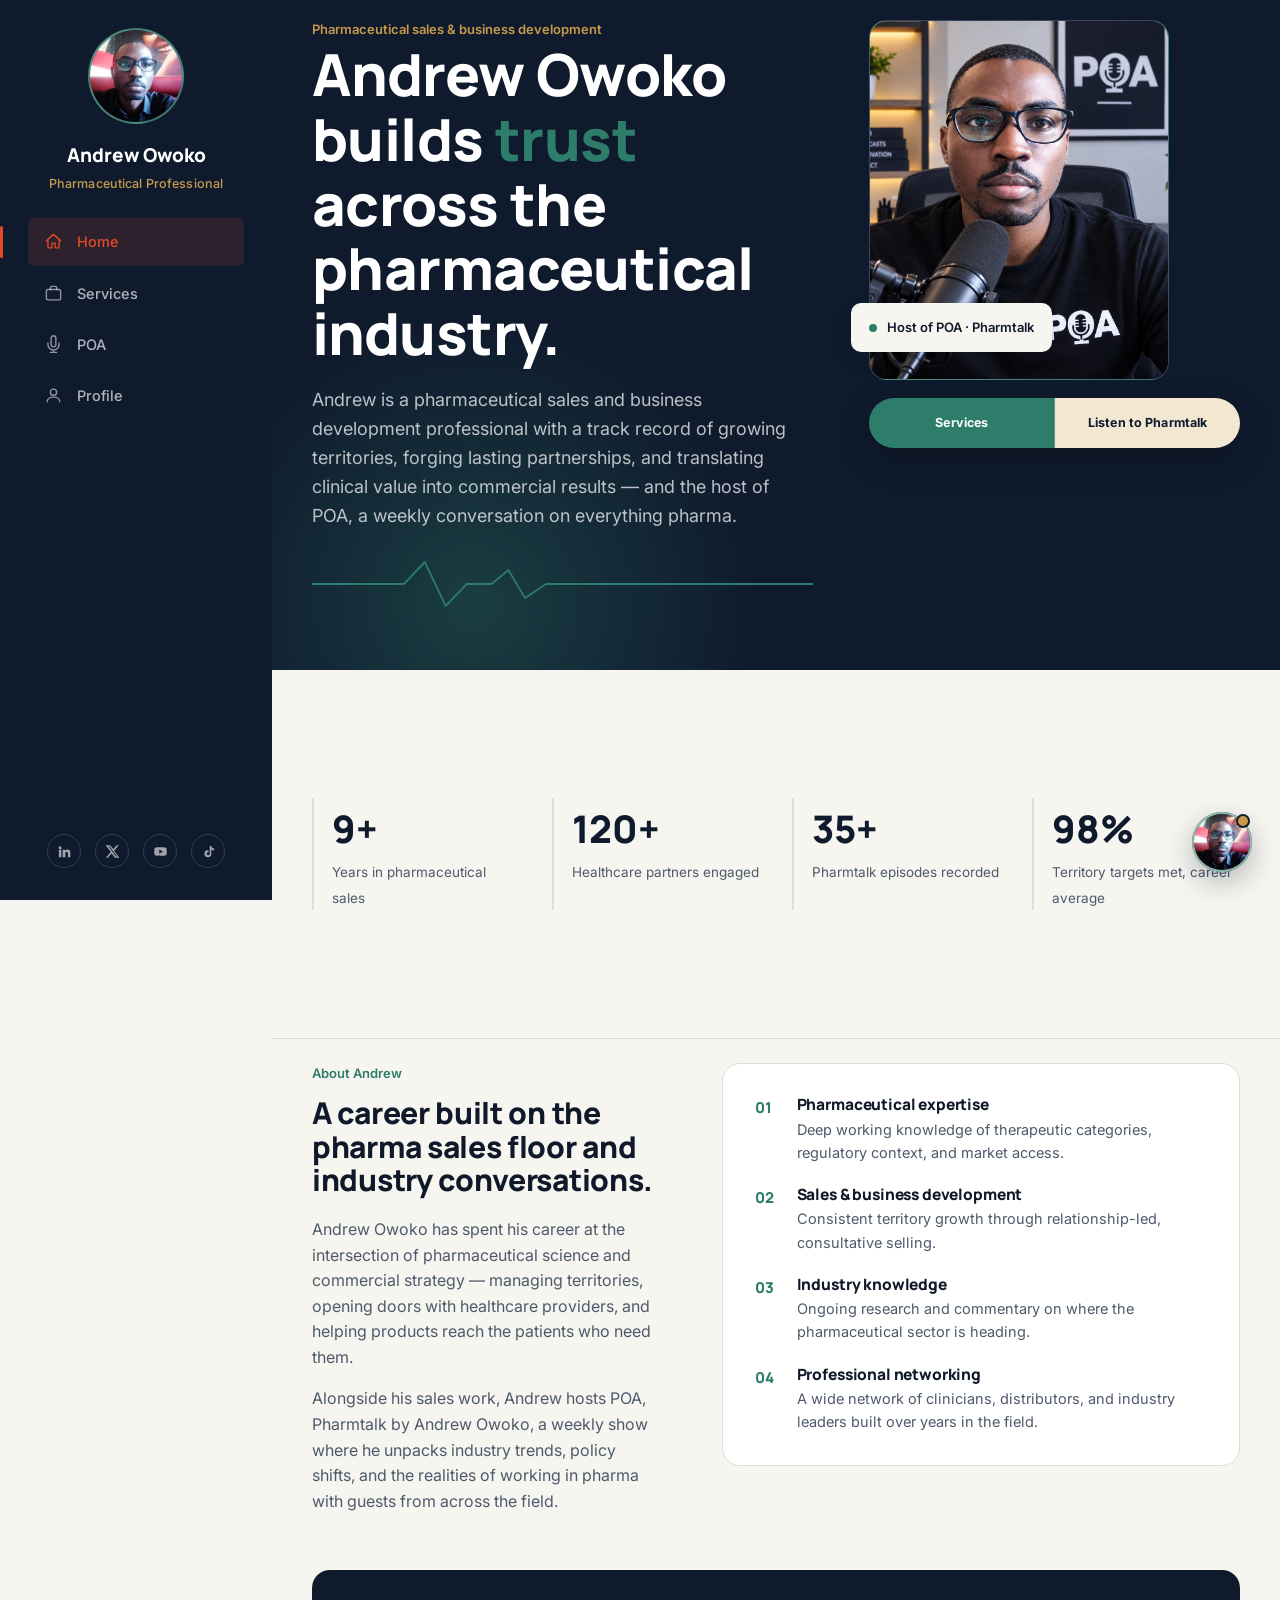
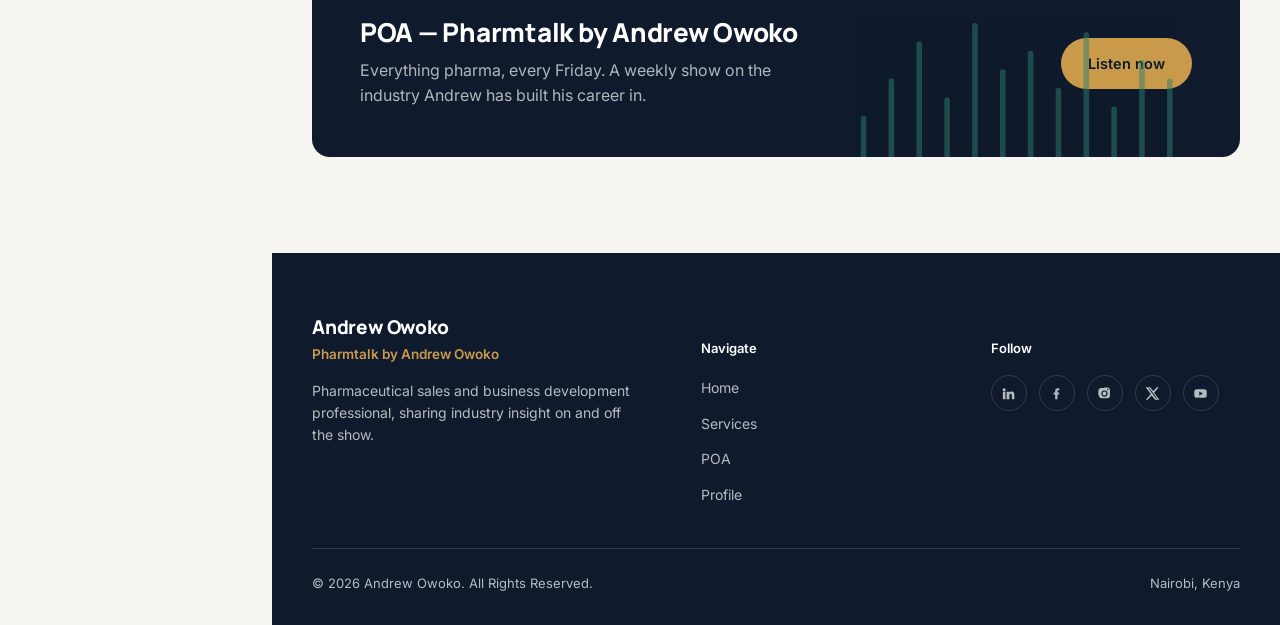
<file: index.html>
<!DOCTYPE html>
<html lang="en">
<head>
<meta charset="UTF-8">
<meta name="viewport" content="width=device-width, initial-scale=1.0">
<title>Andrew Owoko — Pharmaceutical Professional &amp; Host of POA</title>
<link rel="icon" href="images/andrew-owoko-official.jpg">
<meta name="description" content="Andrew Owoko is a pharmaceutical sales and business development professional, and host of POA — Pharmtalk by Andrew Owoko, a weekly conversation on the pharma industry.">
<meta property="og:type" content="website">
<meta property="og:url" content="https://owoko-andrew.vercel.app/">
<meta property="og:title" content="Andrew Owoko — Pharmaceutical Professional &amp; Host of POA">
<meta property="og:description" content="Andrew Owoko is a pharmaceutical sales and business development professional, and host of POA — Pharmtalk by Andrew Owoko, a weekly conversation on the pharma industry.">
<meta property="og:image" content="https://owoko-andrew.vercel.app/images/Owoko-POA-pod.png">
<meta property="og:image:width" content="1280">
<meta property="og:image:height" content="1229">
<meta name="twitter:card" content="summary_large_image">
<meta name="twitter:title" content="Andrew Owoko — Pharmaceutical Professional &amp; Host of POA">
<meta name="twitter:description" content="Andrew Owoko is a pharmaceutical sales and business development professional, and host of POA — Pharmtalk by Andrew Owoko, a weekly conversation on the pharma industry.">
<meta name="twitter:image" content="https://owoko-andrew.vercel.app/images/Owoko-POA-pod.png">
<link rel="preconnect" href="https://fonts.googleapis.com">
<link rel="preconnect" href="https://fonts.gstatic.com" crossorigin>
<link href="https://fonts.googleapis.com/css2?family=Inter:wght@400;500;600;700&family=Manrope:wght@700;800&display=swap" rel="stylesheet">
<link rel="stylesheet" href="css/style.css">
</head>
<body>

<div class="app-shell">

  <!-- Mobile top bar -->
  <header class="mobile-bar">
    <div class="mobile-id">
      <div class="avatar"><img src="images/andrew-owoko-official.jpg" alt="Andrew Owoko" onerror="this.remove()">AO</div>
      <span>Andrew Owoko</span>
    </div>
  </header>

  <!-- Sidebar navigation -->
  <aside class="sidebar">
    <div class="sidebar-profile">
      <div class="avatar"><img src="images/andrew-owoko-official.jpg" alt="Andrew Owoko" onerror="this.remove()">AO</div>
      <div class="sidebar-name">Andrew Owoko</div>
      <div class="sidebar-tagline">Pharmaceutical Professional</div>
    </div>
    <nav class="sidebar-nav" aria-label="Primary">
      <a href="index.html"><svg class="nav-icon" viewBox="0 0 24 24"><path d="M3 11l9-8 9 8"/><path d="M5 10v10h5v-6h4v6h5V10"/></svg>Home</a>
      <a href="services.html"><svg class="nav-icon" viewBox="0 0 24 24"><rect x="3" y="7" width="18" height="13" rx="2"/><path d="M8 7V5a2 2 0 012-2h4a2 2 0 012 2v2"/></svg>Services</a>
      <a href="poa.html"><svg class="nav-icon" viewBox="0 0 24 24"><path d="M12 1a3 3 0 013 3v8a3 3 0 01-6 0V4a3 3 0 013-3z"/><path d="M19 10v2a7 7 0 01-14 0v-2M12 19v3M8 22h8"/></svg>POA</a>
      <a href="profile.html"><svg class="nav-icon" viewBox="0 0 24 24"><circle cx="12" cy="8" r="4"/><path d="M4 20c0-4 4-6 8-6s8 2 8 6"/></svg>Profile</a>
    </nav>
    <div class="sidebar-foot">
      <a href="#" aria-label="LinkedIn"><svg viewBox="0 0 24 24" fill="currentColor"><path d="M4.98 3.5a2.5 2.5 0 11-.02 5.001A2.5 2.5 0 014.98 3.5zM3 9h4v12H3zM9 9h3.8v1.7h.05c.53-1 1.83-2.05 3.77-2.05 4.03 0 4.78 2.65 4.78 6.1V21h-4v-5.6c0-1.34-.02-3.07-1.87-3.07-1.87 0-2.16 1.46-2.16 2.97V21H9z"/></svg></a>
      <a href="#" aria-label="X"><svg viewBox="0 0 24 24" fill="currentColor"><path d="M18.9 2H22l-7.5 8.6L23 22h-7l-5.4-6.7L4.4 22H1.3l8-9.2L1 2h7.2l4.9 6.1L18.9 2zm-1.2 18h1.7L7.4 4H5.6l12.1 16z"/></svg></a>
      <a href="#" aria-label="YouTube"><svg viewBox="0 0 24 24" fill="currentColor"><path d="M22 12s0-3.3-.4-4.8c-.24-.86-.9-1.53-1.76-1.77C18.3 5 12 5 12 5s-6.3 0-7.84.42c-.86.24-1.52.91-1.76 1.77C2 8.7 2 12 2 12s0 3.3.4 4.8c.24.86.9 1.5 1.76 1.75C5.7 19 12 19 12 19s6.3 0 7.84-.43a2.4 2.4 0 001.76-1.76C22 15.3 22 12 22 12zM10 15.4V8.6l6 3.4z"/></svg></a>
      <a href="#" aria-label="TikTok"><svg viewBox="0 0 24 24" fill="currentColor"><path d="M16.5 3c.4 2.3 2 4 4.5 4.2v3c-1.6 0-3-.5-4.5-1.4v6.7a5.5 5.5 0 11-5.5-5.5c.3 0 .6 0 1 .1v3.1a2.4 2.4 0 102 2.4V3h2.5z"/></svg></a>
    </div>
  </aside>

  <nav class="bottom-nav" aria-label="Primary mobile">
    <ul>
      <li><a href="index.html"><svg class="nav-icon" viewBox="0 0 24 24"><path d="M3 11l9-8 9 8"/><path d="M5 10v10h5v-6h4v6h5V10"/></svg><span>Home</span></a></li>
      <li><a href="services.html"><svg class="nav-icon" viewBox="0 0 24 24"><rect x="3" y="7" width="18" height="13" rx="2"/><path d="M8 7V5a2 2 0 012-2h4a2 2 0 012 2v2"/></svg><span>Services</span></a></li>
      <li><a href="poa.html"><svg class="nav-icon" viewBox="0 0 24 24"><path d="M12 1a3 3 0 013 3v8a3 3 0 01-6 0V4a3 3 0 013-3z"/><path d="M19 10v2a7 7 0 01-14 0v-2M12 19v3M8 22h8"/></svg><span>POA</span></a></li>
      <li><a href="profile.html"><svg class="nav-icon" viewBox="0 0 24 24"><circle cx="12" cy="8" r="4"/><path d="M4 20c0-4 4-6 8-6s8 2 8 6"/></svg><span>Profile</span></a></li>
    </ul>
  </nav>

  <div class="main-content">

    <!-- Hero -->
    <section class="hero">
      <div class="hero-mobile-carousel" aria-hidden="true">
        <img src="images/Owoko-POA-pod.png" alt="" loading="lazy" onerror="this.remove()">
        <img src="images/Awards.jpg" alt="" loading="lazy" onerror="this.remove()">
        <img src="images/owoko-awarded.jpg" alt="" loading="lazy" onerror="this.remove()">
        <img src="images/owoko-awarded-2.jpg" alt="" loading="lazy" onerror="this.remove()">
        <img src="images/Team Shalina.jpg" alt="" loading="lazy" onerror="this.remove()">
      </div>
      <div class="hero-mobile-overlay" aria-hidden="true"></div>
      <div class="container">
        <div class="hero-grid">
          <div class="hero-copy reveal in">
            <span class="hero-kicker">Pharmaceutical sales &amp; business development</span>
            <h1 data-typewriter>Andrew Owoko builds <em>trust</em> across the pharmaceutical industry.</h1>
            <p class="hero-lede">Andrew is a pharmaceutical sales and business development professional with a track record of growing territories, forging lasting partnerships, and translating clinical value into commercial results — and the host of POA, a weekly conversation on everything pharma.</p>
            <div class="hero-pulse" aria-hidden="true">
              <svg viewBox="0 0 600 60" preserveAspectRatio="none">
                <path class="pulse-path" d="M0,30 L110,30 L135,8 L160,52 L185,30 L215,30 L235,16 L255,44 L280,30 L600,30" />
              </svg>
            </div>
          </div>
          <div class="hero-portrait-group reveal in">
            <div class="hero-portrait">
              <div class="portrait-frame">
                <img class="portrait-bg" src="images/Owoko-POA-pod.png" alt="Andrew Owoko recording the POA podcast" onerror="this.remove()">
                <!-- <img class="portrait-photo" src="images/andrew-owoko-official.jpg" alt="Andrew Owoko" onerror="this.remove()"> -->
                <span class="initials">AO</span>
              </div>
              <div class="portrait-tag"><span class="dot"></span>Host of POA · Pharmtalk</div>
            </div>
            <div class="hero-ctas cta-tablet">
              <a href="services.html" class="med-pill-btn med-teal">Services</a>
              <a href="poa.html" class="med-pill-btn med-cream">Listen to Pharmtalk</a>
            </div>
          </div>
        </div>
      </div>
    </section>

    <div class="hero-lede-mobile">
      <div class="container">
        <p>Andrew is a pharmaceutical sales and business development professional with a track record of growing territories, forging lasting partnerships, and translating clinical value into commercial results — and the host of POA, a weekly conversation on everything pharma.</p>
      </div>
    </div>

    <!-- Stats -->
    <section class="stats-strip">
      <div class="container">
        <div class="stats-grid">
          <div class="stat reveal">
            <span class="stat-num"><span data-counter="9" data-suffix="+">0</span></span>
            <span class="stat-label">Years in pharmaceutical sales</span>
          </div>
          <div class="stat reveal">
            <span class="stat-num"><span data-counter="120" data-suffix="+">0</span></span>
            <span class="stat-label">Healthcare partners engaged</span>
          </div>
          <div class="stat reveal">
            <span class="stat-num"><span data-counter="35" data-suffix="+">0</span></span>
            <span class="stat-label">Pharmtalk episodes recorded</span>
          </div>
          <div class="stat reveal">
            <span class="stat-num"><span data-counter="98" data-suffix="%">0</span></span>
            <span class="stat-label">Territory targets met, career average</span>
          </div>
        </div>
      </div>
    </section>

    <!-- About -->
    <section class="about-section">
      <div class="container">
        <div class="about-grid">
          <div class="reveal">
            <span class="eyebrow">About Andrew</span>
            <h2 style="font-size:30px; margin-bottom:20px;">A career built on the pharma sales floor and industry conversations.</h2>
            <div class="about-body">
              <p>Andrew Owoko has spent his career at the intersection of pharmaceutical science and commercial strategy — managing territories, opening doors with healthcare providers, and helping products reach the patients who need them.</p>
              <p>Alongside his sales work, Andrew hosts POA, Pharmtalk by Andrew Owoko, a weekly show where he unpacks industry trends, policy shifts, and the realities of working in pharma with guests from across the field.</p>
            </div>
          </div>
          <div class="reveal">
            <div class="about-card">
              <ul class="about-list">
                <li>
                  <span class="num">01</span>
                  <div>
                    <h4>Pharmaceutical expertise</h4>
                    <p>Deep working knowledge of therapeutic categories, regulatory context, and market access.</p>
                  </div>
                </li>
                <li>
                  <span class="num">02</span>
                  <div>
                    <h4>Sales &amp; business development</h4>
                    <p>Consistent territory growth through relationship-led, consultative selling.</p>
                  </div>
                </li>
                <li>
                  <span class="num">03</span>
                  <div>
                    <h4>Industry knowledge</h4>
                    <p>Ongoing research and commentary on where the pharmaceutical sector is heading.</p>
                  </div>
                </li>
                <li>
                  <span class="num">04</span>
                  <div>
                    <h4>Professional networking</h4>
                    <p>A wide network of clinicians, distributors, and industry leaders built over years in the field.</p>
                  </div>
                </li>
              </ul>
            </div>
          </div>
        </div>
      </div>
    </section>

    <!-- POA preview -->
    <section style="padding-top:0;">
      <div class="container">
        <div class="poa-preview reveal">
          <svg class="waveform" viewBox="0 0 200 200" preserveAspectRatio="none" aria-hidden="true">
            <g stroke="#2E7D6B" stroke-width="3" stroke-linecap="round">
              <line x1="10" y1="80" x2="10" y2="120"/><line x1="25" y1="60" x2="25" y2="140"/>
              <line x1="40" y1="40" x2="40" y2="160"/><line x1="55" y1="70" x2="55" y2="130"/>
              <line x1="70" y1="30" x2="70" y2="170"/><line x1="85" y1="55" x2="85" y2="145"/>
              <line x1="100" y1="45" x2="100" y2="155"/><line x1="115" y1="65" x2="115" y2="135"/>
              <line x1="130" y1="35" x2="130" y2="165"/><line x1="145" y1="75" x2="145" y2="125"/>
              <line x1="160" y1="50" x2="160" y2="150"/><line x1="175" y1="60" x2="175" y2="140"/>
            </g>
          </svg>
          <div>
            <h3>POA — Pharmtalk by Andrew Owoko</h3>
            <p>Everything pharma, every Friday. A weekly show on the industry Andrew has built his career in.</p>
          </div>
          <a href="poa.html" class="btn btn-gold">Listen now</a>
        </div>
      </div>
    </section>

  </div>
</div>

<!-- Footer -->
<footer class="site-footer">
  <div class="container">
    <div class="footer-grid">
      <div class="footer-brand">
        <h3>Andrew Owoko</h3>
        <span class="footer-poa">Pharmtalk by Andrew Owoko</span>
        <p>Pharmaceutical sales and business development professional, sharing industry insight on and off the show.</p>
      </div>
      <div class="footer-col">
        <h5>Navigate</h5>
        <ul>
          <li><a href="index.html">Home</a></li>
          <li><a href="services.html">Services</a></li>
          <li><a href="poa.html">POA</a></li>
          <li><a href="profile.html">Profile</a></li>
        </ul>
      </div>
      <div class="footer-col">
        <h5>Follow</h5>
        <div class="footer-social">
          <a href="#" aria-label="LinkedIn"><svg viewBox="0 0 24 24" fill="currentColor"><path d="M4.98 3.5a2.5 2.5 0 11-.02 5.001A2.5 2.5 0 014.98 3.5zM3 9h4v12H3zM9 9h3.8v1.7h.05c.53-1 1.83-2.05 3.77-2.05 4.03 0 4.78 2.65 4.78 6.1V21h-4v-5.6c0-1.34-.02-3.07-1.87-3.07-1.87 0-2.16 1.46-2.16 2.97V21H9z"/></svg></a>
          <a href="#" aria-label="Facebook"><svg viewBox="0 0 24 24" fill="currentColor"><path d="M13.5 21v-7.5H16l.5-3.2h-3V8.2c0-.93.26-1.56 1.6-1.56H16.6V3.8C16.3 3.76 15.3 3.68 14.1 3.68c-2.5 0-4.2 1.53-4.2 4.33v2.3H7.3v3.2h2.6V21z"/></svg></a>
          <a href="#" aria-label="Instagram"><svg viewBox="0 0 24 24" fill="currentColor"><path d="M12 2.2c2.7 0 3 0 4.1.06 1 .05 1.7.2 2.1.36.5.2.9.44 1.3.85.4.4.65.8.85 1.3.16.4.32 1.06.36 2.1.06 1.1.06 1.4.06 4.1s0 3-.06 4.1c-.05 1-.2 1.7-.36 2.1-.2.5-.44.9-.85 1.3-.4.4-.8.65-1.3.85-.4.16-1.06.32-2.1.36-1.1.06-1.4.06-4.1.06s-3 0-4.1-.06c-1-.05-1.7-.2-2.1-.36-.5-.2-.9-.44-1.3-.85-.4-.4-.65-.8-.85-1.3-.16-.4-.32-1.06-.36-2.1C2.2 15 2.2 14.7 2.2 12s0-3 .06-4.1c.05-1 .2-1.7.36-2.1.2-.5.44-.9.85-1.3.4-.4.8-.65 1.3-.85.4-.16 1.06-.32 2.1-.36C7.9 3.2 8.2 3.2 11 3.2zM12 7a5 5 0 100 10 5 5 0 000-10zm0 8.2a3.2 3.2 0 110-6.4 3.2 3.2 0 010 6.4zm5.2-8.4a1.17 1.17 0 100-2.33 1.17 1.17 0 000 2.33z"/></svg></a>
          <a href="#" aria-label="X"><svg viewBox="0 0 24 24" fill="currentColor"><path d="M18.9 2H22l-7.5 8.6L23 22h-7l-5.4-6.7L4.4 22H1.3l8-9.2L1 2h7.2l4.9 6.1L18.9 2zm-1.2 18h1.7L7.4 4H5.6l12.1 16z"/></svg></a>
          <a href="#" aria-label="YouTube"><svg viewBox="0 0 24 24" fill="currentColor"><path d="M22 12s0-3.3-.4-4.8c-.24-.86-.9-1.53-1.76-1.77C18.3 5 12 5 12 5s-6.3 0-7.84.42c-.86.24-1.52.91-1.76 1.77C2 8.7 2 12 2 12s0 3.3.4 4.8c.24.86.9 1.5 1.76 1.75C5.7 19 12 19 12 19s6.3 0 7.84-.43a2.4 2.4 0 001.76-1.76C22 15.3 22 12 22 12zM10 15.4V8.6l6 3.4z"/></svg></a>
        </div>
      </div>
    </div>
    <div class="footer-bottom">
      <span>© 2026 Andrew Owoko. All Rights Reserved.</span>
      <span>Nairobi, Kenya</span>
    </div>
  </div>
</footer>


<!-- Chat with Andrew -->
<button class="chat-bubble" data-chat-open aria-haspopup="dialog" aria-label="Chat with Andrew">
  <div class="avatar"><img src="images/andrew-owoko-official.jpg" alt="Andrew Owoko" onerror="this.remove()">AO</div>
  <span class="chat-bubble-dot" aria-hidden="true"></span>
</button>

<div class="chat-modal-backdrop" data-chat-backdrop>
  <div class="chat-modal" role="dialog" aria-modal="true" aria-label="Contact Andrew Owoko">
    <div class="chat-modal-header">
      <div class="avatar"><img src="images/andrew-owoko-official.jpg" alt="Andrew Owoko" onerror="this.remove()">AO</div>
      <div class="chat-modal-id">
        <div class="name">Andrew Owoko</div>
        <div class="status">Pharmtech</div>
      </div>
      <button class="chat-modal-close" data-chat-close aria-label="Close chat">
        <svg viewBox="0 0 24 24" fill="none" stroke="currentColor" stroke-width="2" stroke-linecap="round"><path d="M6 6l12 12M18 6L6 18"/></svg>
      </button>
    </div>
    <div class="chat-modal-tabs">
      <button class="chat-tab-btn active" type="button" data-chat-tab="chat">Chat</button>
      <button class="chat-tab-btn" type="button" data-chat-tab="socials">Socials</button>
    </div>
    <div class="chat-modal-body">
      <div class="chat-tab-panel" data-chat-panel="chat">
        <div class="chat-typing" data-chat-typing><span></span><span></span><span></span></div>
        <div class="chat-message" data-chat-message>Hi there, I trust you are well. Thank you for contacting Andrew Owoko.</div>
        <div class="chat-actions" data-chat-actions>
          <a class="chat-action" href="tel:+254715325834">
            <span class="chat-action-icon"><svg viewBox="0 0 24 24"><path d="M22 16.9v3a2 2 0 01-2.2 2 19.8 19.8 0 01-8.6-3.1 19.5 19.5 0 01-6-6A19.8 19.8 0 012.1 4.2 2 2 0 014.1 2h3a2 2 0 012 1.7c.1 1 .3 2 .6 2.9a2 2 0 01-.4 2.1L8.1 9.9a16 16 0 006 6l1.2-1.2a2 2 0 012.1-.4c.9.3 1.9.5 2.9.6a2 2 0 011.7 2z"/></svg></span>
            Call me
          </a>
          <a class="chat-action" href="mailto:malwike.tech@gmail.com">
            <span class="chat-action-icon"><svg viewBox="0 0 24 24"><rect x="2" y="4" width="20" height="16" rx="2"/><path d="M2 7l10 6 10-6"/></svg></span>
            Email me
          </a>
          <a class="chat-action" href="https://wa.me/254715325834" target="_blank" rel="noopener">
            <span class="chat-action-icon"><svg viewBox="0 0 24 24"><path d="M21 11.5a8.5 8.5 0 01-12.4 7.6L3 20l1-5.4A8.5 8.5 0 1121 11.5z"/><path d="M8.5 9.5c.3 2.8 2.7 5.2 5.5 5.5"/></svg></span>
            DM
          </a>
        </div>
      </div>
      <div class="chat-tab-panel" data-chat-panel="socials" hidden>
        <p class="chat-social-heading">Follow me on</p>
        <div class="social-grid">
          <a class="social-btn" href="#" aria-label="LinkedIn" target="_blank" rel="noopener">
            <svg viewBox="0 0 24 24" fill="currentColor"><path d="M4.98 3.5a2.5 2.5 0 11-.02 5.001A2.5 2.5 0 014.98 3.5zM3 9h4v12H3zM9 9h3.8v1.7h.05c.53-1 1.83-2.05 3.77-2.05 4.03 0 4.78 2.65 4.78 6.1V21h-4v-5.6c0-1.34-.02-3.07-1.87-3.07-1.87 0-2.16 1.46-2.16 2.97V21H9z"/></svg>
            <span>LinkedIn</span>
          </a>
          <a class="social-btn" href="#" aria-label="X (Twitter)" target="_blank" rel="noopener">
            <svg viewBox="0 0 24 24" fill="currentColor"><path d="M18.9 2H22l-7.5 8.6L23 22h-7l-5.4-6.7L4.4 22H1.3l8-9.2L1 2h7.2l4.9 6.1L18.9 2zm-1.2 18h1.7L7.4 4H5.6l12.1 16z"/></svg>
            <span>X</span>
          </a>
          <a class="social-btn" href="#" aria-label="Facebook" target="_blank" rel="noopener">
            <svg viewBox="0 0 24 24" fill="currentColor"><path d="M13.5 21v-7.5H16l.5-3.2h-3V8.2c0-.93.26-1.56 1.6-1.56H16.6V3.8C16.3 3.76 15.3 3.68 14.1 3.68c-2.5 0-4.2 1.53-4.2 4.33v2.3H7.3v3.2h2.6V21z"/></svg>
            <span>Facebook</span>
          </a>
          <a class="social-btn" href="#" aria-label="Instagram" target="_blank" rel="noopener">
            <svg viewBox="0 0 24 24" fill="currentColor"><path d="M12 2.2c2.7 0 3 0 4.1.06 1 .05 1.7.2 2.1.36.5.2.9.44 1.3.85.4.4.65.8.85 1.3.16.4.32 1.06.36 2.1.06 1.1.06 1.4.06 4.1s0 3-.06 4.1c-.05 1-.2 1.7-.36 2.1-.2.5-.44.9-.85 1.3-.4.4-.8.65-1.3.85-.4.16-1.06.32-2.1.36-1.1.06-1.4.06-4.1.06s-3 0-4.1-.06c-1-.05-1.7-.2-2.1-.36-.5-.2-.9-.44-1.3-.85-.4-.4-.65-.8-.85-1.3-.16-.4-.32-1.06-.36-2.1C2.2 15 2.2 14.7 2.2 12s0-3 .06-4.1c.05-1 .2-1.7.36-2.1.2-.5.44-.9.85-1.3.4-.4.8-.65 1.3-.85.4-.16 1.06-.32 2.1-.36C7.9 3.2 8.2 3.2 11 3.2zM12 7a5 5 0 100 10 5 5 0 000-10zm0 8.2a3.2 3.2 0 110-6.4 3.2 3.2 0 010 6.4zm5.2-8.4a1.17 1.17 0 100-2.33 1.17 1.17 0 000 2.33z"/></svg>
            <span>Instagram</span>
          </a>
          <a class="social-btn" href="#" aria-label="YouTube" target="_blank" rel="noopener">
            <svg viewBox="0 0 24 24" fill="currentColor"><path d="M22 12s0-3.3-.4-4.8c-.24-.86-.9-1.53-1.76-1.77C18.3 5 12 5 12 5s-6.3 0-7.84.42c-.86.24-1.52.91-1.76 1.77C2 8.7 2 12 2 12s0 3.3.4 4.8c.24.86.9 1.5 1.76 1.75C5.7 19 12 19 12 19s6.3 0 7.84-.43a2.4 2.4 0 001.76-1.76C22 15.3 22 12 22 12zM10 15.4V8.6l6 3.4z"/></svg>
            <span>YouTube</span>
          </a>
          <a class="social-btn" href="#" aria-label="TikTok" target="_blank" rel="noopener">
            <svg viewBox="0 0 24 24" fill="currentColor"><path d="M16.5 3c.4 2.3 2 4 4.5 4.2v3c-1.6 0-3-.5-4.5-1.4v6.7a5.5 5.5 0 11-5.5-5.5c.3 0 .6 0 1 .1v3.1a2.4 2.4 0 102 2.4V3h2.5z"/></svg>
            <span>TikTok</span>
          </a>
        </div>
      </div>
    </div>
  </div>
</div>

<script src="js/script.js"></script>
</body>
</html>
</file>
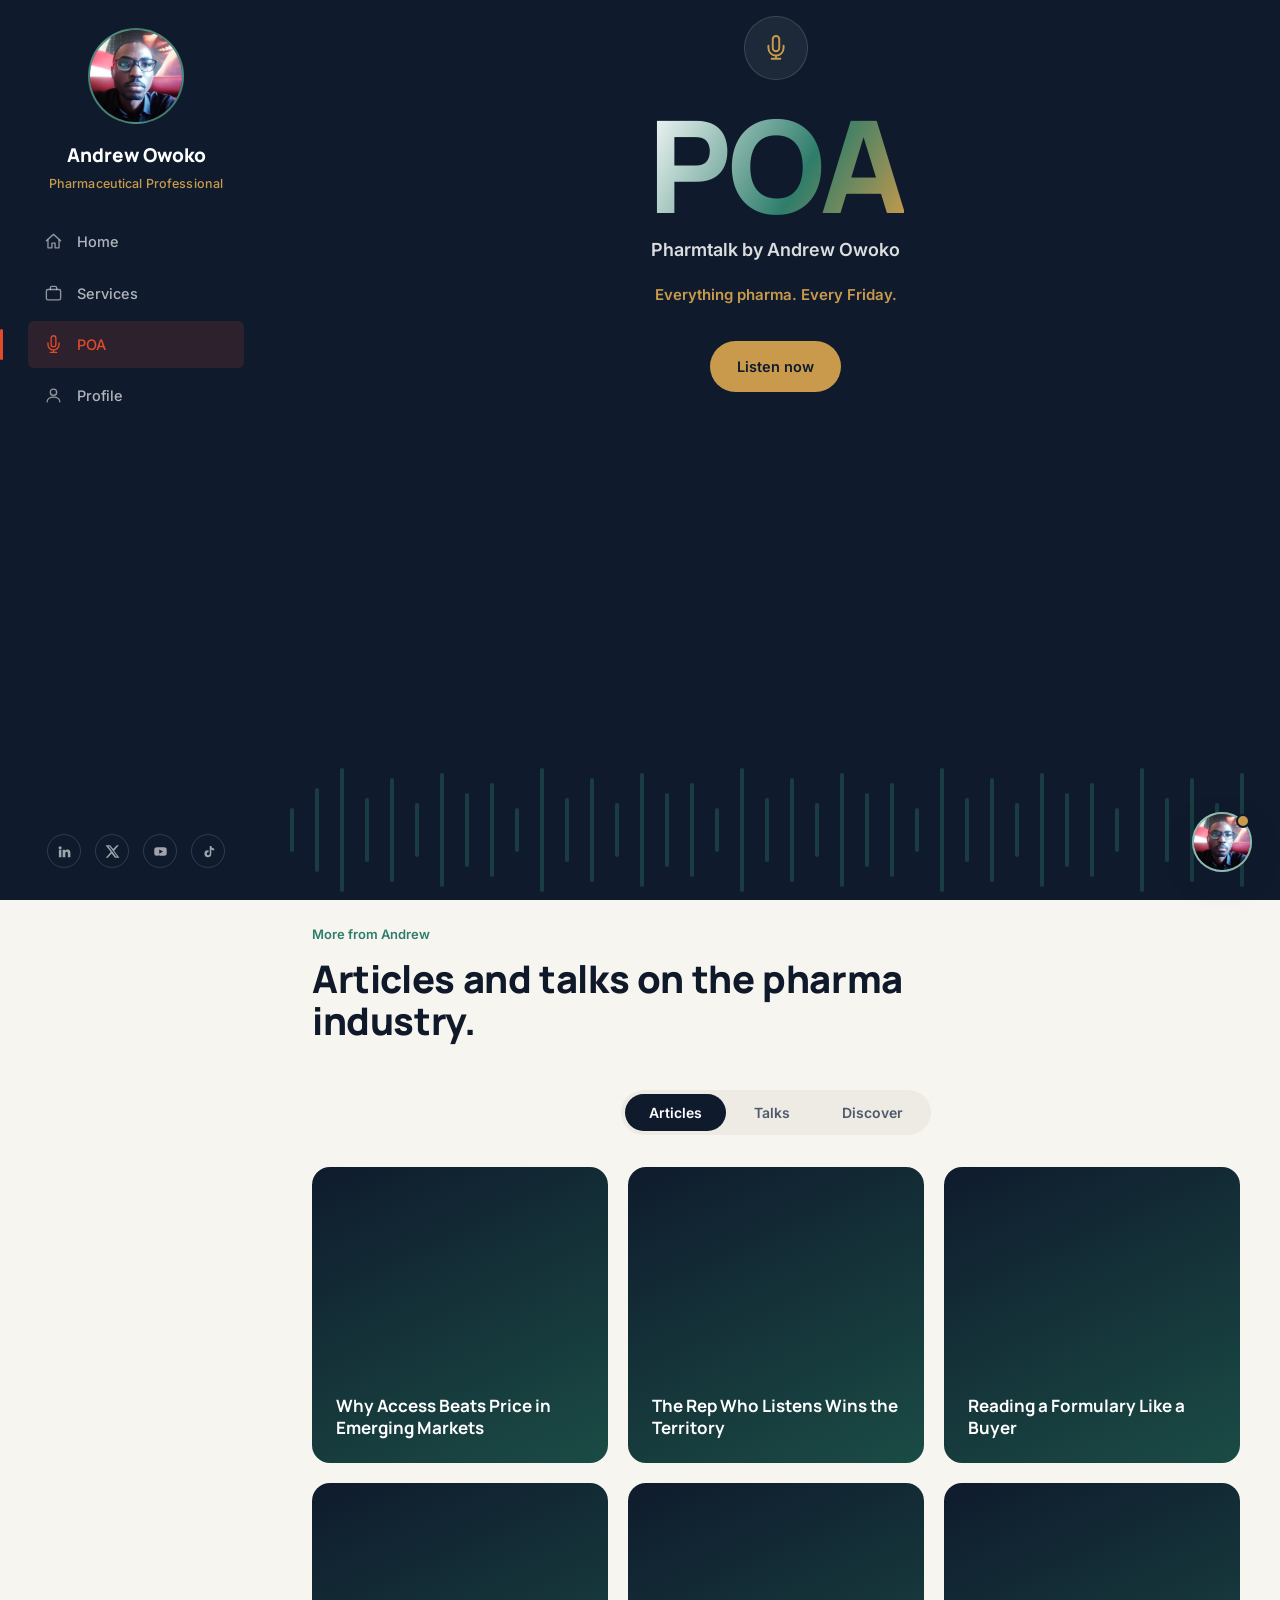
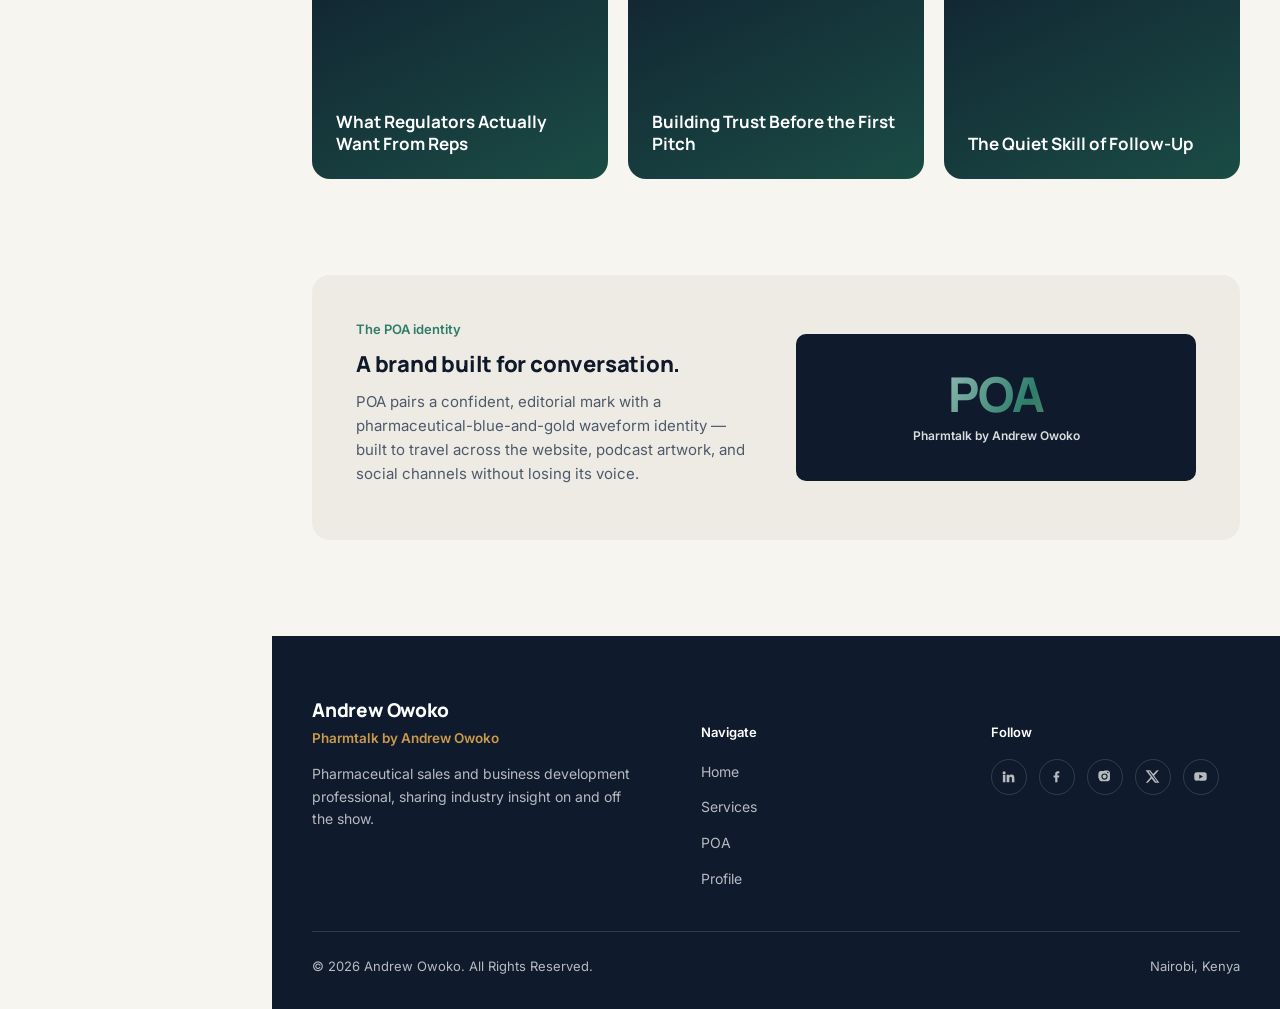
<file: poa.html>
<!DOCTYPE html>
<html lang="en">
<head>
<meta charset="UTF-8">
<meta name="viewport" content="width=device-width, initial-scale=1.0">
<title>POA — Pharmtalk by Andrew Owoko</title>
<link rel="icon" href="images/andrew-owoko-official.jpg">
<meta name="description" content="POA, Pharmtalk by Andrew Owoko — a weekly podcast on the pharmaceutical industry. Everything pharma, every Friday.">
<meta property="og:type" content="website">
<meta property="og:url" content="https://owoko-andrew.vercel.app/poa.html">
<meta property="og:title" content="POA — Pharmtalk by Andrew Owoko">
<meta property="og:description" content="POA, Pharmtalk by Andrew Owoko — a weekly podcast on the pharmaceutical industry. Everything pharma, every Friday.">
<meta property="og:image" content="https://owoko-andrew.vercel.app/images/Owoko-POA-pod.png">
<meta property="og:image:width" content="1280">
<meta property="og:image:height" content="1229">
<meta name="twitter:card" content="summary_large_image">
<meta name="twitter:title" content="POA — Pharmtalk by Andrew Owoko">
<meta name="twitter:description" content="POA, Pharmtalk by Andrew Owoko — a weekly podcast on the pharmaceutical industry. Everything pharma, every Friday.">
<meta name="twitter:image" content="https://owoko-andrew.vercel.app/images/Owoko-POA-pod.png">
<link rel="preconnect" href="https://fonts.googleapis.com">
<link rel="preconnect" href="https://fonts.gstatic.com" crossorigin>
<link href="https://fonts.googleapis.com/css2?family=Inter:wght@400;500;600;700&family=Manrope:wght@700;800&display=swap" rel="stylesheet">
<link rel="stylesheet" href="css/style.css">
</head>
<body>

<div class="app-shell">

  <header class="mobile-bar">
    <div class="mobile-id">
      <div class="avatar"><img src="images/andrew-owoko-official.jpg" alt="Andrew Owoko" onerror="this.remove()">AO</div>
      <span>Andrew Owoko</span>
    </div>
  </header>

  <aside class="sidebar">
    <div class="sidebar-profile">
      <div class="avatar"><img src="images/andrew-owoko-official.jpg" alt="Andrew Owoko" onerror="this.remove()">AO</div>
      <div class="sidebar-name">Andrew Owoko</div>
      <div class="sidebar-tagline">Pharmaceutical Professional</div>
    </div>
    <nav class="sidebar-nav" aria-label="Primary">
      <a href="index.html"><svg class="nav-icon" viewBox="0 0 24 24"><path d="M3 11l9-8 9 8"/><path d="M5 10v10h5v-6h4v6h5V10"/></svg>Home</a>
      <a href="services.html"><svg class="nav-icon" viewBox="0 0 24 24"><rect x="3" y="7" width="18" height="13" rx="2"/><path d="M8 7V5a2 2 0 012-2h4a2 2 0 012 2v2"/></svg>Services</a>
      <a href="poa.html"><svg class="nav-icon" viewBox="0 0 24 24"><path d="M12 1a3 3 0 013 3v8a3 3 0 01-6 0V4a3 3 0 013-3z"/><path d="M19 10v2a7 7 0 01-14 0v-2M12 19v3M8 22h8"/></svg>POA</a>
      <a href="profile.html"><svg class="nav-icon" viewBox="0 0 24 24"><circle cx="12" cy="8" r="4"/><path d="M4 20c0-4 4-6 8-6s8 2 8 6"/></svg>Profile</a>
    </nav>
    <div class="sidebar-foot">
      <a href="#" aria-label="LinkedIn"><svg viewBox="0 0 24 24" fill="currentColor"><path d="M4.98 3.5a2.5 2.5 0 11-.02 5.001A2.5 2.5 0 014.98 3.5zM3 9h4v12H3zM9 9h3.8v1.7h.05c.53-1 1.83-2.05 3.77-2.05 4.03 0 4.78 2.65 4.78 6.1V21h-4v-5.6c0-1.34-.02-3.07-1.87-3.07-1.87 0-2.16 1.46-2.16 2.97V21H9z"/></svg></a>
      <a href="#" aria-label="X"><svg viewBox="0 0 24 24" fill="currentColor"><path d="M18.9 2H22l-7.5 8.6L23 22h-7l-5.4-6.7L4.4 22H1.3l8-9.2L1 2h7.2l4.9 6.1L18.9 2zm-1.2 18h1.7L7.4 4H5.6l12.1 16z"/></svg></a>
      <a href="#" aria-label="YouTube"><svg viewBox="0 0 24 24" fill="currentColor"><path d="M22 12s0-3.3-.4-4.8c-.24-.86-.9-1.53-1.76-1.77C18.3 5 12 5 12 5s-6.3 0-7.84.42c-.86.24-1.52.91-1.76 1.77C2 8.7 2 12 2 12s0 3.3.4 4.8c.24.86.9 1.5 1.76 1.75C5.7 19 12 19 12 19s6.3 0 7.84-.43a2.4 2.4 0 001.76-1.76C22 15.3 22 12 22 12zM10 15.4V8.6l6 3.4z"/></svg></a>
      <a href="#" aria-label="TikTok"><svg viewBox="0 0 24 24" fill="currentColor"><path d="M16.5 3c.4 2.3 2 4 4.5 4.2v3c-1.6 0-3-.5-4.5-1.4v6.7a5.5 5.5 0 11-5.5-5.5c.3 0 .6 0 1 .1v3.1a2.4 2.4 0 102 2.4V3h2.5z"/></svg></a>
    </div>
  </aside>

  <nav class="bottom-nav" aria-label="Primary mobile">
    <ul>
      <li><a href="index.html"><svg class="nav-icon" viewBox="0 0 24 24"><path d="M3 11l9-8 9 8"/><path d="M5 10v10h5v-6h4v6h5V10"/></svg><span>Home</span></a></li>
      <li><a href="services.html"><svg class="nav-icon" viewBox="0 0 24 24"><rect x="3" y="7" width="18" height="13" rx="2"/><path d="M8 7V5a2 2 0 012-2h4a2 2 0 012 2v2"/></svg><span>Services</span></a></li>
      <li><a href="poa.html"><svg class="nav-icon" viewBox="0 0 24 24"><path d="M12 1a3 3 0 013 3v8a3 3 0 01-6 0V4a3 3 0 013-3z"/><path d="M19 10v2a7 7 0 01-14 0v-2M12 19v3M8 22h8"/></svg><span>POA</span></a></li>
      <li><a href="profile.html"><svg class="nav-icon" viewBox="0 0 24 24"><circle cx="12" cy="8" r="4"/><path d="M4 20c0-4 4-6 8-6s8 2 8 6"/></svg><span>Profile</span></a></li>
    </ul>
  </nav>

  <div class="main-content">

    <!-- POA Hero -->
    <section class="poa-hero">
      <svg class="waveform-bg" viewBox="0 0 1000 140" preserveAspectRatio="none" aria-hidden="true">
        <g stroke="#2E7D6B" stroke-width="4" stroke-linecap="round">
          <line x1="20" y1="50" x2="20" y2="90"/><line x1="45" y1="30" x2="45" y2="110"/>
          <line x1="70" y1="10" x2="70" y2="130"/><line x1="95" y1="40" x2="95" y2="100"/>
          <line x1="120" y1="20" x2="120" y2="120"/><line x1="145" y1="45" x2="145" y2="95"/>
          <line x1="170" y1="15" x2="170" y2="125"/><line x1="195" y1="35" x2="195" y2="105"/>
          <line x1="220" y1="25" x2="220" y2="115"/><line x1="245" y1="50" x2="245" y2="90"/>
          <line x1="270" y1="10" x2="270" y2="130"/><line x1="295" y1="40" x2="295" y2="100"/>
          <line x1="320" y1="20" x2="320" y2="120"/><line x1="345" y1="45" x2="345" y2="95"/>
          <line x1="370" y1="15" x2="370" y2="125"/><line x1="395" y1="35" x2="395" y2="105"/>
          <line x1="420" y1="25" x2="420" y2="115"/><line x1="445" y1="50" x2="445" y2="90"/>
          <line x1="470" y1="10" x2="470" y2="130"/><line x1="495" y1="40" x2="495" y2="100"/>
          <line x1="520" y1="20" x2="520" y2="120"/><line x1="545" y1="45" x2="545" y2="95"/>
          <line x1="570" y1="15" x2="570" y2="125"/><line x1="595" y1="35" x2="595" y2="105"/>
          <line x1="620" y1="25" x2="620" y2="115"/><line x1="645" y1="50" x2="645" y2="90"/>
          <line x1="670" y1="10" x2="670" y2="130"/><line x1="695" y1="40" x2="695" y2="100"/>
          <line x1="720" y1="20" x2="720" y2="120"/><line x1="745" y1="45" x2="745" y2="95"/>
          <line x1="770" y1="15" x2="770" y2="125"/><line x1="795" y1="35" x2="795" y2="105"/>
          <line x1="820" y1="25" x2="820" y2="115"/><line x1="845" y1="50" x2="845" y2="90"/>
          <line x1="870" y1="10" x2="870" y2="130"/><line x1="895" y1="40" x2="895" y2="100"/>
          <line x1="920" y1="20" x2="920" y2="120"/><line x1="945" y1="45" x2="945" y2="95"/>
          <line x1="970" y1="15" x2="970" y2="125"/>
        </g>
      </svg>
      <div class="container reveal in">
        <div class="mic-badge">
          <svg viewBox="0 0 24 24" fill="none" stroke="currentColor" stroke-width="1.8" stroke-linecap="round" stroke-linejoin="round"><path d="M12 1a3 3 0 013 3v8a3 3 0 01-6 0V4a3 3 0 013-3z"/><path d="M19 10v2a7 7 0 01-14 0v-2M12 19v3M8 22h8"/></svg>
        </div>
        <div class="poa-mark">POA</div>
        <div class="poa-sub">Pharmtalk by Andrew Owoko</div>
        <div class="poa-tagline">Everything pharma. Every Friday.</div>
        <a href="#content-hub" class="btn btn-gold">Listen now</a>
      </div>
    </section>

    <!-- Articles & Talks -->
    <section class="content-hub" id="content-hub">
      <div class="container">
        <div class="section-head reveal">
          <span class="eyebrow">More from Andrew</span>
          <h2>Articles and talks on the pharma industry.</h2>
        </div>

        <div class="content-tabs" role="tablist" aria-label="Content type">
          <button class="tab-btn active" data-tab="articles" role="tab" aria-selected="true">Articles</button>
          <button class="tab-btn" data-tab="talks" role="tab" aria-selected="false">Talks</button>
          <button class="tab-btn" data-tab="discover" role="tab" aria-selected="false">Discover</button>
        </div>

        <div class="content-panel" data-panel="articles">
          <div class="content-grid">
            <button class="content-card" type="button"
              data-type="article"
              data-title="Why Access Beats Price in Emerging Markets"
              data-desc="A look at how distribution and relationships move more volume than a discount ever will, drawn from a decade of territory work across East Africa."
              data-link="#">
              <span>Why Access Beats Price in Emerging Markets</span>
            </button>
            <button class="content-card" type="button"
              data-type="article"
              data-title="The Rep Who Listens Wins the Territory"
              data-desc="Why the best pharmaceutical sales conversations start with a question, not a pitch — and how that habit compounds over a career."
              data-link="#">
              <span>The Rep Who Listens Wins the Territory</span>
            </button>
            <button class="content-card" type="button"
              data-type="article"
              data-title="Reading a Formulary Like a Buyer"
              data-desc="A practical breakdown of what procurement teams actually weigh when a new product comes up for review, and how to prepare for it."
              data-link="#">
              <span>Reading a Formulary Like a Buyer</span>
            </button>
            <button class="content-card" type="button"
              data-type="article"
              data-title="What Regulators Actually Want From Reps"
              data-desc="Common compliance missteps in the field, and a simple framework for staying well inside the lines without slowing down a launch."
              data-link="#">
              <span>What Regulators Actually Want From Reps</span>
            </button>
            <button class="content-card" type="button"
              data-type="article"
              data-title="Building Trust Before the First Pitch"
              data-desc="The groundwork that happens months before a product ever comes up in conversation with a healthcare provider."
              data-link="#">
              <span>Building Trust Before the First Pitch</span>
            </button>
            <button class="content-card" type="button"
              data-type="article"
              data-title="The Quiet Skill of Follow-Up"
              data-desc="Why disciplined, unglamorous follow-up outperforms charisma over a long enough sales cycle — and how to build the habit."
              data-link="#">
              <span>The Quiet Skill of Follow-Up</span>
            </button>
          </div>
        </div>

        <div class="content-panel" data-panel="talks" hidden>
          <div class="content-grid">
            <button class="content-card" type="button"
              data-type="video"
              data-title="Inside a Pharma Sales Call"
              data-desc="A walkthrough of what a real call with a healthcare provider looks like, from the opening question to the follow-up plan."
              data-link="https://www.youtube.com">
              <span>Inside a Pharma Sales Call</span>
            </button>
            <button class="content-card" type="button"
              data-type="video"
              data-title="Territory Planning, Step by Step"
              data-desc="How Andrew maps a territory from scratch — prioritizing accounts, setting a call cadence, and tracking what's working."
              data-link="https://www.youtube.com">
              <span>Territory Planning, Step by Step</span>
            </button>
            <button class="content-card" type="button"
              data-type="video"
              data-title="Talking to Skeptical Clinicians"
              data-desc="A candid conversation on handling pushback from healthcare providers without losing the relationship."
              data-link="https://www.youtube.com">
              <span>Talking to Skeptical Clinicians</span>
            </button>
            <button class="content-card" type="button"
              data-type="video"
              data-title="Launch Week: What Really Happens"
              data-desc="Behind the scenes of a product launch week — the planning, the surprises, and what Andrew would do differently next time."
              data-link="https://www.youtube.com">
              <span>Launch Week: What Really Happens</span>
            </button>
            <button class="content-card" type="button"
              data-type="video"
              data-title="Objection Handling in the Field"
              data-desc="Role-played objections and honest responses, recorded live with a guest sales trainer from the pharma industry."
              data-link="https://www.youtube.com">
              <span>Objection Handling in the Field</span>
            </button>
            <button class="content-card" type="button"
              data-type="video"
              data-title="A Year in Pharma Sales"
              data-desc="Andrew reflects on a full year of territory work — the numbers, the lessons, and what changes heading into next year."
              data-link="https://www.youtube.com">
              <span>A Year in Pharma Sales</span>
            </button>
          </div>
        </div>

        <div class="content-panel" data-panel="discover" hidden>
          <div class="content-grid">
            <button class="content-card" type="button"
              data-type="discover"
              data-title="The Making of Pharmtalk"
              data-desc="How a weekly conversation about pharmaceutical sales turned into POA — the idea, the first episode, and what's changed since."
              data-link="#">
              <span>The Making of Pharmtalk</span>
            </button>
            <button class="content-card" type="button"
              data-type="discover"
              data-title="Meet the Guests"
              data-desc="A running list of the clinicians, distributors, and industry leaders who've joined Andrew on the show so far."
              data-link="#">
              <span>Meet the Guests</span>
            </button>
            <button class="content-card" type="button"
              data-type="discover"
              data-title="Behind the Mic"
              data-desc="A look at how each episode comes together — from topic selection to recording to what gets left on the cutting room floor."
              data-link="#">
              <span>Behind the Mic</span>
            </button>
            <button class="content-card" type="button"
              data-type="discover"
              data-title="Listener Questions, Answered"
              data-desc="Andrew responds to the questions that come in most often from listeners working in pharmaceutical sales themselves."
              data-link="#">
              <span>Listener Questions, Answered</span>
            </button>
            <button class="content-card" type="button"
              data-type="discover"
              data-title="POA Community Highlights"
              data-desc="Notable conversations and moments shared by the POA community across LinkedIn and X over the past few months."
              data-link="#">
              <span>POA Community Highlights</span>
            </button>
            <button class="content-card" type="button"
              data-type="discover"
              data-title="What's Next for POA"
              data-desc="A preview of upcoming topics, guests, and formats Andrew is planning to bring to the show."
              data-link="#">
              <span>What's Next for POA</span>
            </button>
          </div>
        </div>
      </div>
    </section>

    <!-- Branding -->
    <section style="padding-top:0;">
      <div class="container">
        <div class="brand-panel reveal">
          <div>
            <span class="eyebrow">The POA identity</span>
            <h3>A brand built for conversation.</h3>
            <p>POA pairs a confident, editorial mark with a pharmaceutical-blue-and-gold waveform identity — built to travel across the website, podcast artwork, and social channels without losing its voice.</p>
          </div>
          <div class="brand-mark-block">
            <div class="poa-mark">POA</div>
            <div class="poa-sub">Pharmtalk by Andrew Owoko</div>
          </div>
        </div>
      </div>
    </section>

  </div>
</div>

<footer class="site-footer">
  <div class="container">
    <div class="footer-grid">
      <div class="footer-brand">
        <h3>Andrew Owoko</h3>
        <span class="footer-poa">Pharmtalk by Andrew Owoko</span>
        <p>Pharmaceutical sales and business development professional, sharing industry insight on and off the show.</p>
      </div>
      <div class="footer-col">
        <h5>Navigate</h5>
        <ul>
          <li><a href="index.html">Home</a></li>
          <li><a href="services.html">Services</a></li>
          <li><a href="poa.html">POA</a></li>
          <li><a href="profile.html">Profile</a></li>
        </ul>
      </div>
      <div class="footer-col">
        <h5>Follow</h5>
        <div class="footer-social">
          <a href="#" aria-label="LinkedIn"><svg viewBox="0 0 24 24" fill="currentColor"><path d="M4.98 3.5a2.5 2.5 0 11-.02 5.001A2.5 2.5 0 014.98 3.5zM3 9h4v12H3zM9 9h3.8v1.7h.05c.53-1 1.83-2.05 3.77-2.05 4.03 0 4.78 2.65 4.78 6.1V21h-4v-5.6c0-1.34-.02-3.07-1.87-3.07-1.87 0-2.16 1.46-2.16 2.97V21H9z"/></svg></a>
          <a href="#" aria-label="Facebook"><svg viewBox="0 0 24 24" fill="currentColor"><path d="M13.5 21v-7.5H16l.5-3.2h-3V8.2c0-.93.26-1.56 1.6-1.56H16.6V3.8C16.3 3.76 15.3 3.68 14.1 3.68c-2.5 0-4.2 1.53-4.2 4.33v2.3H7.3v3.2h2.6V21z"/></svg></a>
          <a href="#" aria-label="Instagram"><svg viewBox="0 0 24 24" fill="currentColor"><path d="M12 2.2c2.7 0 3 0 4.1.06 1 .05 1.7.2 2.1.36.5.2.9.44 1.3.85.4.4.65.8.85 1.3.16.4.32 1.06.36 2.1.06 1.1.06 1.4.06 4.1s0 3-.06 4.1c-.05 1-.2 1.7-.36 2.1-.2.5-.44.9-.85 1.3-.4.4-.8.65-1.3.85-.4.16-1.06.32-2.1.36-1.1.06-1.4.06-4.1.06s-3 0-4.1-.06c-1-.05-1.7-.2-2.1-.36-.5-.2-.9-.44-1.3-.85-.4-.4-.65-.8-.85-1.3-.16-.4-.32-1.06-.36-2.1C2.2 15 2.2 14.7 2.2 12s0-3 .06-4.1c.05-1 .2-1.7.36-2.1.2-.5.44-.9.85-1.3.4-.4.8-.65 1.3-.85.4-.16 1.06-.32 2.1-.36C7.9 3.2 8.2 3.2 11 3.2zM12 7a5 5 0 100 10 5 5 0 000-10zm0 8.2a3.2 3.2 0 110-6.4 3.2 3.2 0 010 6.4zm5.2-8.4a1.17 1.17 0 100-2.33 1.17 1.17 0 000 2.33z"/></svg></a>
          <a href="#" aria-label="X"><svg viewBox="0 0 24 24" fill="currentColor"><path d="M18.9 2H22l-7.5 8.6L23 22h-7l-5.4-6.7L4.4 22H1.3l8-9.2L1 2h7.2l4.9 6.1L18.9 2zm-1.2 18h1.7L7.4 4H5.6l12.1 16z"/></svg></a>
          <a href="#" aria-label="YouTube"><svg viewBox="0 0 24 24" fill="currentColor"><path d="M22 12s0-3.3-.4-4.8c-.24-.86-.9-1.53-1.76-1.77C18.3 5 12 5 12 5s-6.3 0-7.84.42c-.86.24-1.52.91-1.76 1.77C2 8.7 2 12 2 12s0 3.3.4 4.8c.24.86.9 1.5 1.76 1.75C5.7 19 12 19 12 19s6.3 0 7.84-.43a2.4 2.4 0 001.76-1.76C22 15.3 22 12 22 12zM10 15.4V8.6l6 3.4z"/></svg></a>
        </div>
      </div>
    </div>
    <div class="footer-bottom">
      <span>© 2026 Andrew Owoko. All Rights Reserved.</span>
      <span>Nairobi, Kenya</span>
    </div>
  </div>
</footer>


<!-- Chat with Andrew -->
<button class="chat-bubble" data-chat-open aria-haspopup="dialog" aria-label="Chat with Andrew">
  <div class="avatar"><img src="images/andrew-owoko-official.jpg" alt="Andrew Owoko" onerror="this.remove()">AO</div>
  <span class="chat-bubble-dot" aria-hidden="true"></span>
</button>

<div class="chat-modal-backdrop" data-chat-backdrop>
  <div class="chat-modal" role="dialog" aria-modal="true" aria-label="Contact Andrew Owoko">
    <div class="chat-modal-header">
      <div class="avatar"><img src="images/andrew-owoko-official.jpg" alt="Andrew Owoko" onerror="this.remove()">AO</div>
      <div class="chat-modal-id">
        <div class="name">Andrew Owoko</div>
        <div class="status">Pharmtech</div>
      </div>
      <button class="chat-modal-close" data-chat-close aria-label="Close chat">
        <svg viewBox="0 0 24 24" fill="none" stroke="currentColor" stroke-width="2" stroke-linecap="round"><path d="M6 6l12 12M18 6L6 18"/></svg>
      </button>
    </div>
    <div class="chat-modal-tabs">
      <button class="chat-tab-btn active" type="button" data-chat-tab="chat">Chat</button>
      <button class="chat-tab-btn" type="button" data-chat-tab="socials">Socials</button>
    </div>
    <div class="chat-modal-body">
      <div class="chat-tab-panel" data-chat-panel="chat">
        <div class="chat-typing" data-chat-typing><span></span><span></span><span></span></div>
        <div class="chat-message" data-chat-message>Hi there, I trust you are well. Thank you for contacting Andrew Owoko.</div>
        <div class="chat-actions" data-chat-actions>
          <a class="chat-action" href="tel:+254715325834">
            <span class="chat-action-icon"><svg viewBox="0 0 24 24"><path d="M22 16.9v3a2 2 0 01-2.2 2 19.8 19.8 0 01-8.6-3.1 19.5 19.5 0 01-6-6A19.8 19.8 0 012.1 4.2 2 2 0 014.1 2h3a2 2 0 012 1.7c.1 1 .3 2 .6 2.9a2 2 0 01-.4 2.1L8.1 9.9a16 16 0 006 6l1.2-1.2a2 2 0 012.1-.4c.9.3 1.9.5 2.9.6a2 2 0 011.7 2z"/></svg></span>
            Call me
          </a>
          <a class="chat-action" href="mailto:malwike.tech@gmail.com">
            <span class="chat-action-icon"><svg viewBox="0 0 24 24"><rect x="2" y="4" width="20" height="16" rx="2"/><path d="M2 7l10 6 10-6"/></svg></span>
            Email me
          </a>
          <a class="chat-action" href="https://wa.me/254715325834" target="_blank" rel="noopener">
            <span class="chat-action-icon"><svg viewBox="0 0 24 24"><path d="M21 11.5a8.5 8.5 0 01-12.4 7.6L3 20l1-5.4A8.5 8.5 0 1121 11.5z"/><path d="M8.5 9.5c.3 2.8 2.7 5.2 5.5 5.5"/></svg></span>
            DM
          </a>
        </div>
      </div>
      <div class="chat-tab-panel" data-chat-panel="socials" hidden>
        <p class="chat-social-heading">Follow me on</p>
        <div class="social-grid">
          <a class="social-btn" href="#" aria-label="LinkedIn" target="_blank" rel="noopener">
            <svg viewBox="0 0 24 24" fill="currentColor"><path d="M4.98 3.5a2.5 2.5 0 11-.02 5.001A2.5 2.5 0 014.98 3.5zM3 9h4v12H3zM9 9h3.8v1.7h.05c.53-1 1.83-2.05 3.77-2.05 4.03 0 4.78 2.65 4.78 6.1V21h-4v-5.6c0-1.34-.02-3.07-1.87-3.07-1.87 0-2.16 1.46-2.16 2.97V21H9z"/></svg>
            <span>LinkedIn</span>
          </a>
          <a class="social-btn" href="#" aria-label="X (Twitter)" target="_blank" rel="noopener">
            <svg viewBox="0 0 24 24" fill="currentColor"><path d="M18.9 2H22l-7.5 8.6L23 22h-7l-5.4-6.7L4.4 22H1.3l8-9.2L1 2h7.2l4.9 6.1L18.9 2zm-1.2 18h1.7L7.4 4H5.6l12.1 16z"/></svg>
            <span>X</span>
          </a>
          <a class="social-btn" href="#" aria-label="Facebook" target="_blank" rel="noopener">
            <svg viewBox="0 0 24 24" fill="currentColor"><path d="M13.5 21v-7.5H16l.5-3.2h-3V8.2c0-.93.26-1.56 1.6-1.56H16.6V3.8C16.3 3.76 15.3 3.68 14.1 3.68c-2.5 0-4.2 1.53-4.2 4.33v2.3H7.3v3.2h2.6V21z"/></svg>
            <span>Facebook</span>
          </a>
          <a class="social-btn" href="#" aria-label="Instagram" target="_blank" rel="noopener">
            <svg viewBox="0 0 24 24" fill="currentColor"><path d="M12 2.2c2.7 0 3 0 4.1.06 1 .05 1.7.2 2.1.36.5.2.9.44 1.3.85.4.4.65.8.85 1.3.16.4.32 1.06.36 2.1.06 1.1.06 1.4.06 4.1s0 3-.06 4.1c-.05 1-.2 1.7-.36 2.1-.2.5-.44.9-.85 1.3-.4.4-.8.65-1.3.85-.4.16-1.06.32-2.1.36-1.1.06-1.4.06-4.1.06s-3 0-4.1-.06c-1-.05-1.7-.2-2.1-.36-.5-.2-.9-.44-1.3-.85-.4-.4-.65-.8-.85-1.3-.16-.4-.32-1.06-.36-2.1C2.2 15 2.2 14.7 2.2 12s0-3 .06-4.1c.05-1 .2-1.7.36-2.1.2-.5.44-.9.85-1.3.4-.4.8-.65 1.3-.85.4-.16 1.06-.32 2.1-.36C7.9 3.2 8.2 3.2 11 3.2zM12 7a5 5 0 100 10 5 5 0 000-10zm0 8.2a3.2 3.2 0 110-6.4 3.2 3.2 0 010 6.4zm5.2-8.4a1.17 1.17 0 100-2.33 1.17 1.17 0 000 2.33z"/></svg>
            <span>Instagram</span>
          </a>
          <a class="social-btn" href="#" aria-label="YouTube" target="_blank" rel="noopener">
            <svg viewBox="0 0 24 24" fill="currentColor"><path d="M22 12s0-3.3-.4-4.8c-.24-.86-.9-1.53-1.76-1.77C18.3 5 12 5 12 5s-6.3 0-7.84.42c-.86.24-1.52.91-1.76 1.77C2 8.7 2 12 2 12s0 3.3.4 4.8c.24.86.9 1.5 1.76 1.75C5.7 19 12 19 12 19s6.3 0 7.84-.43a2.4 2.4 0 001.76-1.76C22 15.3 22 12 22 12zM10 15.4V8.6l6 3.4z"/></svg>
            <span>YouTube</span>
          </a>
          <a class="social-btn" href="#" aria-label="TikTok" target="_blank" rel="noopener">
            <svg viewBox="0 0 24 24" fill="currentColor"><path d="M16.5 3c.4 2.3 2 4 4.5 4.2v3c-1.6 0-3-.5-4.5-1.4v6.7a5.5 5.5 0 11-5.5-5.5c.3 0 .6 0 1 .1v3.1a2.4 2.4 0 102 2.4V3h2.5z"/></svg>
            <span>TikTok</span>
          </a>
        </div>
      </div>
    </div>
  </div>
</div>

<!-- Article / Talk modal -->
<div class="content-modal-backdrop" data-content-backdrop>
  <div class="content-modal" role="dialog" aria-modal="true" aria-label="Content details">
    <button class="content-modal-close" data-content-close aria-label="Close">
      <svg viewBox="0 0 24 24" fill="none" stroke="currentColor" stroke-width="2" stroke-linecap="round"><path d="M6 6l12 12M18 6L6 18"/></svg>
    </button>
    <div class="content-modal-media">
      <svg viewBox="0 0 24 24" fill="none" stroke="currentColor" stroke-width="1.4" stroke-linecap="round" stroke-linejoin="round"><path d="M12 1a3 3 0 013 3v8a3 3 0 01-6 0V4a3 3 0 013-3z"/><path d="M19 10v2a7 7 0 01-14 0v-2M12 19v3M8 22h8"/></svg>
    </div>
    <div class="content-modal-body">
      <span class="content-modal-tag" data-content-tag></span>
      <h3 data-content-title></h3>
      <p data-content-desc></p>
      <a class="btn btn-primary" data-content-link href="#" target="_blank" rel="noopener"><span data-content-cta></span></a>
    </div>
  </div>
</div>

<script src="js/script.js"></script>
</body>
</html>
</file>
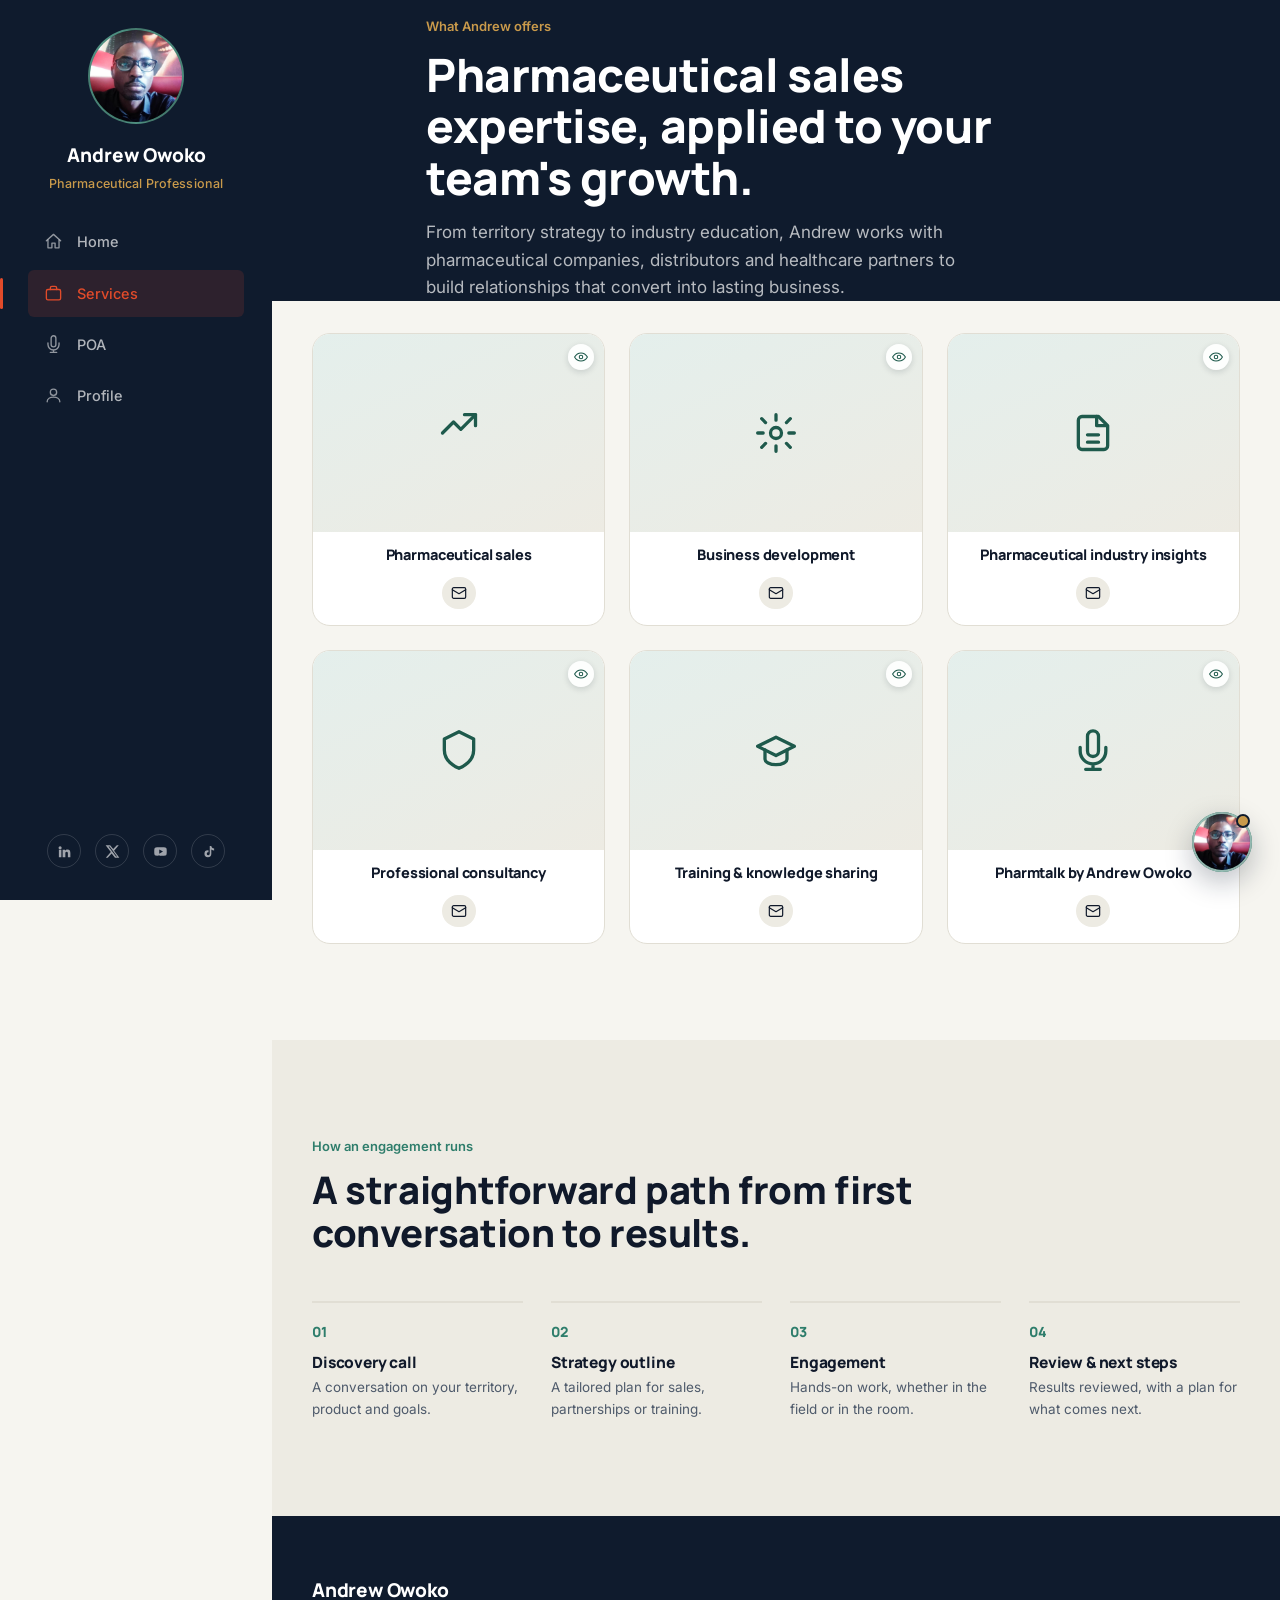
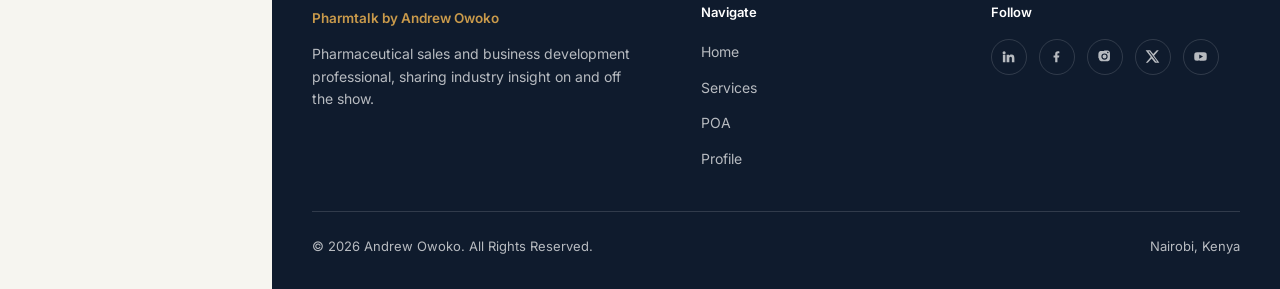
<file: services.html>
<!DOCTYPE html>
<html lang="en">
<head>
<meta charset="UTF-8">
<meta name="viewport" content="width=device-width, initial-scale=1.0">
<title>Services — Andrew Owoko</title>
<link rel="icon" href="images/andrew-owoko-official.jpg">
<meta name="description" content="Pharmaceutical sales, business development, industry insights, consultancy and training services from Andrew Owoko.">
<meta property="og:type" content="website">
<meta property="og:url" content="https://owoko-andrew.vercel.app/services.html">
<meta property="og:title" content="Services — Andrew Owoko">
<meta property="og:description" content="Pharmaceutical sales, business development, industry insights, consultancy and training services from Andrew Owoko.">
<meta property="og:image" content="https://owoko-andrew.vercel.app/images/Owoko-POA-pod.png">
<meta property="og:image:width" content="1280">
<meta property="og:image:height" content="1229">
<meta name="twitter:card" content="summary_large_image">
<meta name="twitter:title" content="Services — Andrew Owoko">
<meta name="twitter:description" content="Pharmaceutical sales, business development, industry insights, consultancy and training services from Andrew Owoko.">
<meta name="twitter:image" content="https://owoko-andrew.vercel.app/images/Owoko-POA-pod.png">
<link rel="preconnect" href="https://fonts.googleapis.com">
<link rel="preconnect" href="https://fonts.gstatic.com" crossorigin>
<link href="https://fonts.googleapis.com/css2?family=Inter:wght@400;500;600;700&family=Manrope:wght@700;800&display=swap" rel="stylesheet">
<link rel="stylesheet" href="css/style.css">
</head>
<body>

<div class="app-shell">

  <header class="mobile-bar">
    <div class="mobile-id">
      <div class="avatar"><img src="images/andrew-owoko-official.jpg" alt="Andrew Owoko" onerror="this.remove()">AO</div>
      <span>Andrew Owoko</span>
    </div>
  </header>

  <aside class="sidebar">
    <div class="sidebar-profile">
      <div class="avatar"><img src="images/andrew-owoko-official.jpg" alt="Andrew Owoko" onerror="this.remove()">AO</div>
      <div class="sidebar-name">Andrew Owoko</div>
      <div class="sidebar-tagline">Pharmaceutical Professional</div>
    </div>
    <nav class="sidebar-nav" aria-label="Primary">
      <a href="index.html"><svg class="nav-icon" viewBox="0 0 24 24"><path d="M3 11l9-8 9 8"/><path d="M5 10v10h5v-6h4v6h5V10"/></svg>Home</a>
      <a href="services.html"><svg class="nav-icon" viewBox="0 0 24 24"><rect x="3" y="7" width="18" height="13" rx="2"/><path d="M8 7V5a2 2 0 012-2h4a2 2 0 012 2v2"/></svg>Services</a>
      <a href="poa.html"><svg class="nav-icon" viewBox="0 0 24 24"><path d="M12 1a3 3 0 013 3v8a3 3 0 01-6 0V4a3 3 0 013-3z"/><path d="M19 10v2a7 7 0 01-14 0v-2M12 19v3M8 22h8"/></svg>POA</a>
      <a href="profile.html"><svg class="nav-icon" viewBox="0 0 24 24"><circle cx="12" cy="8" r="4"/><path d="M4 20c0-4 4-6 8-6s8 2 8 6"/></svg>Profile</a>
    </nav>
    <div class="sidebar-foot">
      <a href="#" aria-label="LinkedIn"><svg viewBox="0 0 24 24" fill="currentColor"><path d="M4.98 3.5a2.5 2.5 0 11-.02 5.001A2.5 2.5 0 014.98 3.5zM3 9h4v12H3zM9 9h3.8v1.7h.05c.53-1 1.83-2.05 3.77-2.05 4.03 0 4.78 2.65 4.78 6.1V21h-4v-5.6c0-1.34-.02-3.07-1.87-3.07-1.87 0-2.16 1.46-2.16 2.97V21H9z"/></svg></a>
      <a href="#" aria-label="X"><svg viewBox="0 0 24 24" fill="currentColor"><path d="M18.9 2H22l-7.5 8.6L23 22h-7l-5.4-6.7L4.4 22H1.3l8-9.2L1 2h7.2l4.9 6.1L18.9 2zm-1.2 18h1.7L7.4 4H5.6l12.1 16z"/></svg></a>
      <a href="#" aria-label="YouTube"><svg viewBox="0 0 24 24" fill="currentColor"><path d="M22 12s0-3.3-.4-4.8c-.24-.86-.9-1.53-1.76-1.77C18.3 5 12 5 12 5s-6.3 0-7.84.42c-.86.24-1.52.91-1.76 1.77C2 8.7 2 12 2 12s0 3.3.4 4.8c.24.86.9 1.5 1.76 1.75C5.7 19 12 19 12 19s6.3 0 7.84-.43a2.4 2.4 0 001.76-1.76C22 15.3 22 12 22 12zM10 15.4V8.6l6 3.4z"/></svg></a>
      <a href="#" aria-label="TikTok"><svg viewBox="0 0 24 24" fill="currentColor"><path d="M16.5 3c.4 2.3 2 4 4.5 4.2v3c-1.6 0-3-.5-4.5-1.4v6.7a5.5 5.5 0 11-5.5-5.5c.3 0 .6 0 1 .1v3.1a2.4 2.4 0 102 2.4V3h2.5z"/></svg></a>
    </div>
  </aside>

  <nav class="bottom-nav" aria-label="Primary mobile">
    <ul>
      <li><a href="index.html"><svg class="nav-icon" viewBox="0 0 24 24"><path d="M3 11l9-8 9 8"/><path d="M5 10v10h5v-6h4v6h5V10"/></svg><span>Home</span></a></li>
      <li><a href="services.html"><svg class="nav-icon" viewBox="0 0 24 24"><rect x="3" y="7" width="18" height="13" rx="2"/><path d="M8 7V5a2 2 0 012-2h4a2 2 0 012 2v2"/></svg><span>Services</span></a></li>
      <li><a href="poa.html"><svg class="nav-icon" viewBox="0 0 24 24"><path d="M12 1a3 3 0 013 3v8a3 3 0 01-6 0V4a3 3 0 013-3z"/><path d="M19 10v2a7 7 0 01-14 0v-2M12 19v3M8 22h8"/></svg><span>POA</span></a></li>
      <li><a href="profile.html"><svg class="nav-icon" viewBox="0 0 24 24"><circle cx="12" cy="8" r="4"/><path d="M4 20c0-4 4-6 8-6s8 2 8 6"/></svg><span>Profile</span></a></li>
    </ul>
  </nav>

  <div class="main-content">

    <section class="page-hero page-hero-tight">
      <div class="container reveal in">
        <span class="eyebrow">What Andrew offers</span>
        <h1>Pharmaceutical sales expertise, applied to your team's growth.</h1>
        <p>From territory strategy to industry education, Andrew works with pharmaceutical companies, distributors and healthcare partners to build relationships that convert into lasting business.</p>
      </div>
    </section>

    <section class="services-section">
      <div class="container">
        <div class="services-grid">

          <div class="service-card reveal" data-service-card
            data-name="Pharmaceutical sales"
            data-desc="Territory management and field sales built on clinical credibility — from prospecting through to closed, repeatable business with healthcare providers.">
            <div class="service-photo">
              <span class="card-eye-badge" aria-hidden="true">
                <svg viewBox="0 0 24 24" fill="none" stroke="currentColor" stroke-width="1.8" stroke-linecap="round" stroke-linejoin="round"><path d="M1 12s4-7 11-7 11 7 11 7-4 7-11 7-11-7-11-7z"/><circle cx="12" cy="12" r="3"/></svg>
              </span>
              <svg viewBox="0 0 24 24" fill="none" stroke-width="1.8" stroke-linecap="round" stroke-linejoin="round"><path d="M3 12l6-6 4 4 8-8"/><path d="M15 2h6v6"/></svg>
            </div>
            <div class="service-card-body">
              <h3>Pharmaceutical sales</h3>
              <div class="service-card-actions">
                <a href="https://wa.me/254715325834" target="_blank" rel="noopener" class="service-btn service-btn-contact" aria-label="Message on WhatsApp">
                  <svg viewBox="0 0 24 24" fill="none" stroke="currentColor" stroke-width="1.8" stroke-linecap="round" stroke-linejoin="round"><rect x="2" y="4" width="20" height="16" rx="2"/><path d="M2 7l10 6 10-6"/></svg>
                </a>
              </div>
            </div>
          </div>

          <div class="service-card reveal" data-service-card
            data-name="Business development"
            data-desc="Identifying new market opportunities, building partner relationships, and turning them into durable, growing accounts.">
            <div class="service-photo">
              <span class="card-eye-badge" aria-hidden="true">
                <svg viewBox="0 0 24 24" fill="none" stroke="currentColor" stroke-width="1.8" stroke-linecap="round" stroke-linejoin="round"><path d="M1 12s4-7 11-7 11 7 11 7-4 7-11 7-11-7-11-7z"/><circle cx="12" cy="12" r="3"/></svg>
              </span>
              <svg viewBox="0 0 24 24" fill="none" stroke-width="1.8" stroke-linecap="round" stroke-linejoin="round"><circle cx="12" cy="12" r="3"/><path d="M12 2v3M12 19v3M4.2 4.2l2.1 2.1M17.7 17.7l2.1 2.1M2 12h3M19 12h3M4.2 19.8l2.1-2.1M17.7 6.3l2.1-2.1"/></svg>
            </div>
            <div class="service-card-body">
              <h3>Business development</h3>
              <div class="service-card-actions">
                <a href="https://wa.me/254715325834" target="_blank" rel="noopener" class="service-btn service-btn-contact" aria-label="Message on WhatsApp">
                  <svg viewBox="0 0 24 24" fill="none" stroke="currentColor" stroke-width="1.8" stroke-linecap="round" stroke-linejoin="round"><rect x="2" y="4" width="20" height="16" rx="2"/><path d="M2 7l10 6 10-6"/></svg>
                </a>
              </div>
            </div>
          </div>

          <div class="service-card reveal" data-service-card
            data-name="Pharmaceutical industry insights"
            data-desc="Ongoing commentary and analysis on regulatory change, market access and where the pharma sector is heading next.">
            <div class="service-photo">
              <span class="card-eye-badge" aria-hidden="true">
                <svg viewBox="0 0 24 24" fill="none" stroke="currentColor" stroke-width="1.8" stroke-linecap="round" stroke-linejoin="round"><path d="M1 12s4-7 11-7 11 7 11 7-4 7-11 7-11-7-11-7z"/><circle cx="12" cy="12" r="3"/></svg>
              </span>
              <svg viewBox="0 0 24 24" fill="none" stroke-width="1.8" stroke-linecap="round" stroke-linejoin="round"><path d="M4 19V5a2 2 0 012-2h9l5 5v11a2 2 0 01-2 2H6a2 2 0 01-2-2z"/><path d="M14 3v5h5M9 13h6M9 17h6"/></svg>
            </div>
            <div class="service-card-body">
              <h3>Pharmaceutical industry insights</h3>
              <div class="service-card-actions">
                <a href="https://wa.me/254715325834" target="_blank" rel="noopener" class="service-btn service-btn-contact" aria-label="Message on WhatsApp">
                  <svg viewBox="0 0 24 24" fill="none" stroke="currentColor" stroke-width="1.8" stroke-linecap="round" stroke-linejoin="round"><rect x="2" y="4" width="20" height="16" rx="2"/><path d="M2 7l10 6 10-6"/></svg>
                </a>
              </div>
            </div>
          </div>

          <div class="service-card reveal" data-service-card
            data-name="Professional consultancy"
            data-desc="A commercial and industry perspective for companies navigating pharmaceutical sales strategy, positioning and partnerships.">
            <div class="service-photo">
              <span class="card-eye-badge" aria-hidden="true">
                <svg viewBox="0 0 24 24" fill="none" stroke="currentColor" stroke-width="1.8" stroke-linecap="round" stroke-linejoin="round"><path d="M1 12s4-7 11-7 11 7 11 7-4 7-11 7-11-7-11-7z"/><circle cx="12" cy="12" r="3"/></svg>
              </span>
              <svg viewBox="0 0 24 24" fill="none" stroke-width="1.8" stroke-linecap="round" stroke-linejoin="round"><path d="M12 2l8 4v6c0 5-3.5 8-8 10-4.5-2-8-5-8-10V6l8-4z"/></svg>
            </div>
            <div class="service-card-body">
              <h3>Professional consultancy</h3>
              <div class="service-card-actions">
                <a href="https://wa.me/254715325834" target="_blank" rel="noopener" class="service-btn service-btn-contact" aria-label="Message on WhatsApp">
                  <svg viewBox="0 0 24 24" fill="none" stroke="currentColor" stroke-width="1.8" stroke-linecap="round" stroke-linejoin="round"><rect x="2" y="4" width="20" height="16" rx="2"/><path d="M2 7l10 6 10-6"/></svg>
                </a>
              </div>
            </div>
          </div>

          <div class="service-card reveal" data-service-card
            data-name="Training &amp; knowledge sharing"
            data-desc="Presentations, workshops and structured knowledge transfer for sales teams entering or growing within the pharmaceutical space.">
            <div class="service-photo">
              <span class="card-eye-badge" aria-hidden="true">
                <svg viewBox="0 0 24 24" fill="none" stroke="currentColor" stroke-width="1.8" stroke-linecap="round" stroke-linejoin="round"><path d="M1 12s4-7 11-7 11 7 11 7-4 7-11 7-11-7-11-7z"/><circle cx="12" cy="12" r="3"/></svg>
              </span>
              <svg viewBox="0 0 24 24" fill="none" stroke-width="1.8" stroke-linecap="round" stroke-linejoin="round"><path d="M22 10L12 5 2 10l10 5 10-5z"/><path d="M6 12v5c0 1.5 2.5 3 6 3s6-1.5 6-3v-5"/></svg>
            </div>
            <div class="service-card-body">
              <h3>Training &amp; knowledge sharing</h3>
              <div class="service-card-actions">
                <a href="https://wa.me/254715325834" target="_blank" rel="noopener" class="service-btn service-btn-contact" aria-label="Message on WhatsApp">
                  <svg viewBox="0 0 24 24" fill="none" stroke="currentColor" stroke-width="1.8" stroke-linecap="round" stroke-linejoin="round"><rect x="2" y="4" width="20" height="16" rx="2"/><path d="M2 7l10 6 10-6"/></svg>
                </a>
              </div>
            </div>
          </div>

          <div class="service-card reveal" data-service-card
            data-name="Pharmtalk by Andrew Owoko"
            data-desc="Weekly conversations that double as an extended showcase of Andrew's network, credibility and industry perspective.">
            <div class="service-photo">
              <span class="card-eye-badge" aria-hidden="true">
                <svg viewBox="0 0 24 24" fill="none" stroke="currentColor" stroke-width="1.8" stroke-linecap="round" stroke-linejoin="round"><path d="M1 12s4-7 11-7 11 7 11 7-4 7-11 7-11-7-11-7z"/><circle cx="12" cy="12" r="3"/></svg>
              </span>
              <svg viewBox="0 0 24 24" fill="none" stroke-width="1.8" stroke-linecap="round" stroke-linejoin="round"><path d="M12 1a3 3 0 013 3v8a3 3 0 01-6 0V4a3 3 0 013-3z"/><path d="M19 10v2a7 7 0 01-14 0v-2M12 19v3M8 22h8"/></svg>
            </div>
            <div class="service-card-body">
              <h3>Pharmtalk by Andrew Owoko</h3>
              <div class="service-card-actions">
                <a href="https://wa.me/254715325834" target="_blank" rel="noopener" class="service-btn service-btn-contact" aria-label="Message on WhatsApp">
                  <svg viewBox="0 0 24 24" fill="none" stroke="currentColor" stroke-width="1.8" stroke-linecap="round" stroke-linejoin="round"><rect x="2" y="4" width="20" height="16" rx="2"/><path d="M2 7l10 6 10-6"/></svg>
                </a>
              </div>
            </div>
          </div>

        </div>
      </div>
    </section>

    <section class="process-strip" id="contact">
      <div class="container">
        <div class="section-head reveal">
          <span class="eyebrow">How an engagement runs</span>
          <h2>A straightforward path from first conversation to results.</h2>
        </div>
        <div class="process-row">
          <div class="process-step reveal">
            <span class="step-idx">01</span>
            <h4>Discovery call</h4>
            <p>A conversation on your territory, product and goals.</p>
          </div>
          <div class="process-step reveal">
            <span class="step-idx">02</span>
            <h4>Strategy outline</h4>
            <p>A tailored plan for sales, partnerships or training.</p>
          </div>
          <div class="process-step reveal">
            <span class="step-idx">03</span>
            <h4>Engagement</h4>
            <p>Hands-on work, whether in the field or in the room.</p>
          </div>
          <div class="process-step reveal">
            <span class="step-idx">04</span>
            <h4>Review &amp; next steps</h4>
            <p>Results reviewed, with a plan for what comes next.</p>
          </div>
        </div>
      </div>
    </section>

  </div>
</div>

<footer class="site-footer">
  <div class="container">
    <div class="footer-grid">
      <div class="footer-brand">
        <h3>Andrew Owoko</h3>
        <span class="footer-poa">Pharmtalk by Andrew Owoko</span>
        <p>Pharmaceutical sales and business development professional, sharing industry insight on and off the show.</p>
      </div>
      <div class="footer-col">
        <h5>Navigate</h5>
        <ul>
          <li><a href="index.html">Home</a></li>
          <li><a href="services.html">Services</a></li>
          <li><a href="poa.html">POA</a></li>
          <li><a href="profile.html">Profile</a></li>
        </ul>
      </div>
      <div class="footer-col">
        <h5>Follow</h5>
        <div class="footer-social">
          <a href="#" aria-label="LinkedIn"><svg viewBox="0 0 24 24" fill="currentColor"><path d="M4.98 3.5a2.5 2.5 0 11-.02 5.001A2.5 2.5 0 014.98 3.5zM3 9h4v12H3zM9 9h3.8v1.7h.05c.53-1 1.83-2.05 3.77-2.05 4.03 0 4.78 2.65 4.78 6.1V21h-4v-5.6c0-1.34-.02-3.07-1.87-3.07-1.87 0-2.16 1.46-2.16 2.97V21H9z"/></svg></a>
          <a href="#" aria-label="Facebook"><svg viewBox="0 0 24 24" fill="currentColor"><path d="M13.5 21v-7.5H16l.5-3.2h-3V8.2c0-.93.26-1.56 1.6-1.56H16.6V3.8C16.3 3.76 15.3 3.68 14.1 3.68c-2.5 0-4.2 1.53-4.2 4.33v2.3H7.3v3.2h2.6V21z"/></svg></a>
          <a href="#" aria-label="Instagram"><svg viewBox="0 0 24 24" fill="currentColor"><path d="M12 2.2c2.7 0 3 0 4.1.06 1 .05 1.7.2 2.1.36.5.2.9.44 1.3.85.4.4.65.8.85 1.3.16.4.32 1.06.36 2.1.06 1.1.06 1.4.06 4.1s0 3-.06 4.1c-.05 1-.2 1.7-.36 2.1-.2.5-.44.9-.85 1.3-.4.4-.8.65-1.3.85-.4.16-1.06.32-2.1.36-1.1.06-1.4.06-4.1.06s-3 0-4.1-.06c-1-.05-1.7-.2-2.1-.36-.5-.2-.9-.44-1.3-.85-.4-.4-.65-.8-.85-1.3-.16-.4-.32-1.06-.36-2.1C2.2 15 2.2 14.7 2.2 12s0-3 .06-4.1c.05-1 .2-1.7.36-2.1.2-.5.44-.9.85-1.3.4-.4.8-.65 1.3-.85.4-.16 1.06-.32 2.1-.36C7.9 3.2 8.2 3.2 11 3.2zM12 7a5 5 0 100 10 5 5 0 000-10zm0 8.2a3.2 3.2 0 110-6.4 3.2 3.2 0 010 6.4zm5.2-8.4a1.17 1.17 0 100-2.33 1.17 1.17 0 000 2.33z"/></svg></a>
          <a href="#" aria-label="X"><svg viewBox="0 0 24 24" fill="currentColor"><path d="M18.9 2H22l-7.5 8.6L23 22h-7l-5.4-6.7L4.4 22H1.3l8-9.2L1 2h7.2l4.9 6.1L18.9 2zm-1.2 18h1.7L7.4 4H5.6l12.1 16z"/></svg></a>
          <a href="#" aria-label="YouTube"><svg viewBox="0 0 24 24" fill="currentColor"><path d="M22 12s0-3.3-.4-4.8c-.24-.86-.9-1.53-1.76-1.77C18.3 5 12 5 12 5s-6.3 0-7.84.42c-.86.24-1.52.91-1.76 1.77C2 8.7 2 12 2 12s0 3.3.4 4.8c.24.86.9 1.5 1.76 1.75C5.7 19 12 19 12 19s6.3 0 7.84-.43a2.4 2.4 0 001.76-1.76C22 15.3 22 12 22 12zM10 15.4V8.6l6 3.4z"/></svg></a>
        </div>
      </div>
    </div>
    <div class="footer-bottom">
      <span>© 2026 Andrew Owoko. All Rights Reserved.</span>
      <span>Nairobi, Kenya</span>
    </div>
  </div>
</footer>


<!-- Chat with Andrew -->
<button class="chat-bubble" data-chat-open aria-haspopup="dialog" aria-label="Chat with Andrew">
  <div class="avatar"><img src="images/andrew-owoko-official.jpg" alt="Andrew Owoko" onerror="this.remove()">AO</div>
  <span class="chat-bubble-dot" aria-hidden="true"></span>
</button>

<div class="chat-modal-backdrop" data-chat-backdrop>
  <div class="chat-modal" role="dialog" aria-modal="true" aria-label="Contact Andrew Owoko">
    <div class="chat-modal-header">
      <div class="avatar"><img src="images/andrew-owoko-official.jpg" alt="Andrew Owoko" onerror="this.remove()">AO</div>
      <div class="chat-modal-id">
        <div class="name">Andrew Owoko</div>
        <div class="status">Pharmtech</div>
      </div>
      <button class="chat-modal-close" data-chat-close aria-label="Close chat">
        <svg viewBox="0 0 24 24" fill="none" stroke="currentColor" stroke-width="2" stroke-linecap="round"><path d="M6 6l12 12M18 6L6 18"/></svg>
      </button>
    </div>
    <div class="chat-modal-tabs">
      <button class="chat-tab-btn active" type="button" data-chat-tab="chat">Chat</button>
      <button class="chat-tab-btn" type="button" data-chat-tab="socials">Socials</button>
    </div>
    <div class="chat-modal-body">
      <div class="chat-tab-panel" data-chat-panel="chat">
        <div class="chat-typing" data-chat-typing><span></span><span></span><span></span></div>
        <div class="chat-message" data-chat-message>Hi there, I trust you are well. Thank you for contacting Andrew Owoko.</div>
        <div class="chat-actions" data-chat-actions>
          <a class="chat-action" href="tel:+254715325834">
            <span class="chat-action-icon"><svg viewBox="0 0 24 24"><path d="M22 16.9v3a2 2 0 01-2.2 2 19.8 19.8 0 01-8.6-3.1 19.5 19.5 0 01-6-6A19.8 19.8 0 012.1 4.2 2 2 0 014.1 2h3a2 2 0 012 1.7c.1 1 .3 2 .6 2.9a2 2 0 01-.4 2.1L8.1 9.9a16 16 0 006 6l1.2-1.2a2 2 0 012.1-.4c.9.3 1.9.5 2.9.6a2 2 0 011.7 2z"/></svg></span>
            Call me
          </a>
          <a class="chat-action" href="mailto:malwike.tech@gmail.com">
            <span class="chat-action-icon"><svg viewBox="0 0 24 24"><rect x="2" y="4" width="20" height="16" rx="2"/><path d="M2 7l10 6 10-6"/></svg></span>
            Email me
          </a>
          <a class="chat-action" href="https://wa.me/254715325834" target="_blank" rel="noopener">
            <span class="chat-action-icon"><svg viewBox="0 0 24 24"><path d="M21 11.5a8.5 8.5 0 01-12.4 7.6L3 20l1-5.4A8.5 8.5 0 1121 11.5z"/><path d="M8.5 9.5c.3 2.8 2.7 5.2 5.5 5.5"/></svg></span>
            DM
          </a>
        </div>
      </div>
      <div class="chat-tab-panel" data-chat-panel="socials" hidden>
        <p class="chat-social-heading">Follow me on</p>
        <div class="social-grid">
          <a class="social-btn" href="#" aria-label="LinkedIn" target="_blank" rel="noopener">
            <svg viewBox="0 0 24 24" fill="currentColor"><path d="M4.98 3.5a2.5 2.5 0 11-.02 5.001A2.5 2.5 0 014.98 3.5zM3 9h4v12H3zM9 9h3.8v1.7h.05c.53-1 1.83-2.05 3.77-2.05 4.03 0 4.78 2.65 4.78 6.1V21h-4v-5.6c0-1.34-.02-3.07-1.87-3.07-1.87 0-2.16 1.46-2.16 2.97V21H9z"/></svg>
            <span>LinkedIn</span>
          </a>
          <a class="social-btn" href="#" aria-label="X (Twitter)" target="_blank" rel="noopener">
            <svg viewBox="0 0 24 24" fill="currentColor"><path d="M18.9 2H22l-7.5 8.6L23 22h-7l-5.4-6.7L4.4 22H1.3l8-9.2L1 2h7.2l4.9 6.1L18.9 2zm-1.2 18h1.7L7.4 4H5.6l12.1 16z"/></svg>
            <span>X</span>
          </a>
          <a class="social-btn" href="#" aria-label="Facebook" target="_blank" rel="noopener">
            <svg viewBox="0 0 24 24" fill="currentColor"><path d="M13.5 21v-7.5H16l.5-3.2h-3V8.2c0-.93.26-1.56 1.6-1.56H16.6V3.8C16.3 3.76 15.3 3.68 14.1 3.68c-2.5 0-4.2 1.53-4.2 4.33v2.3H7.3v3.2h2.6V21z"/></svg>
            <span>Facebook</span>
          </a>
          <a class="social-btn" href="#" aria-label="Instagram" target="_blank" rel="noopener">
            <svg viewBox="0 0 24 24" fill="currentColor"><path d="M12 2.2c2.7 0 3 0 4.1.06 1 .05 1.7.2 2.1.36.5.2.9.44 1.3.85.4.4.65.8.85 1.3.16.4.32 1.06.36 2.1.06 1.1.06 1.4.06 4.1s0 3-.06 4.1c-.05 1-.2 1.7-.36 2.1-.2.5-.44.9-.85 1.3-.4.4-.8.65-1.3.85-.4.16-1.06.32-2.1.36-1.1.06-1.4.06-4.1.06s-3 0-4.1-.06c-1-.05-1.7-.2-2.1-.36-.5-.2-.9-.44-1.3-.85-.4-.4-.65-.8-.85-1.3-.16-.4-.32-1.06-.36-2.1C2.2 15 2.2 14.7 2.2 12s0-3 .06-4.1c.05-1 .2-1.7.36-2.1.2-.5.44-.9.85-1.3.4-.4.8-.65 1.3-.85.4-.16 1.06-.32 2.1-.36C7.9 3.2 8.2 3.2 11 3.2zM12 7a5 5 0 100 10 5 5 0 000-10zm0 8.2a3.2 3.2 0 110-6.4 3.2 3.2 0 010 6.4zm5.2-8.4a1.17 1.17 0 100-2.33 1.17 1.17 0 000 2.33z"/></svg>
            <span>Instagram</span>
          </a>
          <a class="social-btn" href="#" aria-label="YouTube" target="_blank" rel="noopener">
            <svg viewBox="0 0 24 24" fill="currentColor"><path d="M22 12s0-3.3-.4-4.8c-.24-.86-.9-1.53-1.76-1.77C18.3 5 12 5 12 5s-6.3 0-7.84.42c-.86.24-1.52.91-1.76 1.77C2 8.7 2 12 2 12s0 3.3.4 4.8c.24.86.9 1.5 1.76 1.75C5.7 19 12 19 12 19s6.3 0 7.84-.43a2.4 2.4 0 001.76-1.76C22 15.3 22 12 22 12zM10 15.4V8.6l6 3.4z"/></svg>
            <span>YouTube</span>
          </a>
          <a class="social-btn" href="#" aria-label="TikTok" target="_blank" rel="noopener">
            <svg viewBox="0 0 24 24" fill="currentColor"><path d="M16.5 3c.4 2.3 2 4 4.5 4.2v3c-1.6 0-3-.5-4.5-1.4v6.7a5.5 5.5 0 11-5.5-5.5c.3 0 .6 0 1 .1v3.1a2.4 2.4 0 102 2.4V3h2.5z"/></svg>
            <span>TikTok</span>
          </a>
        </div>
      </div>
    </div>
  </div>
</div>

<!-- Service modal -->
<div class="product-modal-backdrop" data-service-backdrop>
  <div class="product-modal" role="dialog" aria-modal="true" aria-label="Service details">
    <button class="product-modal-close" data-service-close aria-label="Close">
      <svg viewBox="0 0 24 24" fill="none" stroke="currentColor" stroke-width="2" stroke-linecap="round"><path d="M6 6l12 12M18 6L6 18"/></svg>
    </button>
    <div class="product-modal-media">
      <svg viewBox="0 0 24 24" fill="none" stroke="currentColor" stroke-width="1.4" stroke-linecap="round" stroke-linejoin="round"><path d="M3 12l6-6 4 4 8-8"/><path d="M15 2h6v6"/></svg>
    </div>
    <div class="product-modal-body service-modal-body">
      <h3 data-service-name></h3>
      <p data-service-desc></p>
      <a href="https://wa.me/254715325834" target="_blank" rel="noopener" class="btn btn-primary" aria-label="Message on WhatsApp">
        <svg viewBox="0 0 24 24" width="16" height="16" fill="none" stroke="currentColor" stroke-width="2" stroke-linecap="round" stroke-linejoin="round" style="margin-right:6px;vertical-align:-3px;"><rect x="2" y="4" width="20" height="16" rx="2"/><path d="M2 7l10 6 10-6"/></svg>
        Message on WhatsApp
      </a>
    </div>
  </div>
</div>

<script src="js/script.js"></script>
</body>
</html>
</file>
<file: css/style.css>
/* =========================================================
   Andrew Owoko — Personal Brand Portfolio
   Design tokens
   ========================================================= */
:root{
  --navy: #0F1B2D;
  --navy-soft: #16273F;
  --paper: #F6F5F0;
  --paper-dim: #EDEBE3;
  --ink: #10192A;
  --ink-soft: #4E5A6B;
  --ink-faint: #8A93A3;
  --teal: #2E7D6B;
  --teal-deep: #1E5A4C;
  --teal-tint: #E4EFEC;
  --gold: #C99A4B;
  --gold-tint: #F3E7D2;
  --active: #E14B2A;
  --line: #E1DED4;
  --line-on-navy: rgba(255,255,255,.14);
  --white: #FFFFFF;

  --font-display: 'Manrope', -apple-system, BlinkMacSystemFont, sans-serif;
  --font-body: 'Inter', -apple-system, BlinkMacSystemFont, sans-serif;

  --nav-w: 272px;
  --radius-s: 6px;
  --radius-m: 10px;
  --radius-l: 18px;
  --shadow-card: 0 1px 2px rgba(16,25,42,.04), 0 8px 24px rgba(16,25,42,.06);
  --ease: cubic-bezier(.4,0,.2,1);
}

*, *::before, *::after{ box-sizing: border-box; }
html{ scroll-behavior: smooth; overflow-x: hidden; }
@media (prefers-reduced-motion: reduce){
  html{ scroll-behavior: auto; }
  *, *::before, *::after{ animation-duration: 0.01ms !important; animation-iteration-count: 1 !important; transition-duration: 0.01ms !important; }
}

body{
  margin: 0;
  background: var(--paper);
  color: var(--ink);
  font-family: var(--font-body);
  font-size: 16px;
  line-height: 1.6;
  -webkit-font-smoothing: antialiased;
  overflow-x: hidden;
  max-width: 100vw;
}

img{ max-width: 100%; display: block; }
a{ color: inherit; text-decoration: none; }
ul{ list-style: none; margin: 0; padding: 0; }
button{ font-family: inherit; cursor: pointer; }
h1,h2,h3,h4{
  font-family: var(--font-display);
  font-weight: 800;
  line-height: 1.12;
  margin: 0;
  letter-spacing: -0.01em;
}
p{ margin: 0; }

:focus-visible{
  outline: 2px solid var(--teal);
  outline-offset: 3px;
}

.container{
  max-width: 1120px;
  margin: 0 auto;
  padding: 0 40px;
}

/* =========================================================
   Layout shell: right-hand sidebar + content column
   ========================================================= */
.app-shell{
  min-height: 100vh;
}

.main-content{
  margin-left: var(--nav-w);
}

/* ---------- Sidebar ---------- */
.sidebar{
  position: fixed;
  top: 0;
  left: 0;
  width: var(--nav-w);
  height: 100vh;
  background: var(--navy);
  color: var(--white);
  display: flex;
  flex-direction: column;
  align-items: center;
  padding: 28px 28px 32px;
  z-index: 200;
}

.sidebar-profile{
  text-align: center;
  margin-bottom: 24px;
}

.avatar{
  width: 96px;
  height: 96px;
  border-radius: 50%;
  margin: 0 auto 16px;
  background: linear-gradient(150deg, var(--teal) 0%, var(--teal-deep) 100%);
  display: flex;
  align-items: center;
  justify-content: center;
  font-family: var(--font-display);
  font-weight: 800;
  font-size: 30px;
  color: var(--white);
  border: 2px solid rgba(255,255,255,.16);
  overflow: hidden;
  position: relative;
}
.avatar img{
  position: absolute;
  inset: 0;
  width: 100%;
  height: 100%;
  object-fit: cover;
}
.avatar img{ width: 100%; height: 100%; object-fit: cover; }

.sidebar-name{
  font-family: var(--font-display);
  font-weight: 800;
  font-size: 19px;
  margin-bottom: 4px;
}
.sidebar-tagline{
  font-size: 12.5px;
  color: var(--gold);
  font-weight: 500;
  letter-spacing: .01em;
}

.sidebar-nav{
  width: 100%;
  display: flex;
  flex-direction: column;
  gap: 4px;
}
.sidebar-nav a{
  display: flex;
  align-items: center;
  gap: 14px;
  padding: 12px 16px;
  border-radius: var(--radius-s);
  font-family: var(--font-body);
  font-size: 14.5px;
  font-weight: 500;
  color: rgba(255,255,255,.68);
  transition: background .2s var(--ease), color .2s var(--ease);
  position: relative;
}
.sidebar-nav a:hover{
  color: var(--white);
  background: rgba(255,255,255,.06);
}
.sidebar-nav a.active{
  color: var(--active);
  background: rgba(225,75,42,.14);
}
.sidebar-nav a.active::before{
  content: "";
  position: absolute;
  left: -28px;
  top: 8px;
  bottom: 8px;
  width: 3px;
  background: var(--active);
  border-radius: 2px;
}
.sidebar-nav .nav-icon{
  width: 19px; height: 19px;
  flex-shrink: 0;
  stroke: currentColor;
  fill: none;
  stroke-width: 1.7;
  stroke-linecap: round;
  stroke-linejoin: round;
  opacity: .8;
}
.sidebar-nav a.active .nav-icon{ stroke: var(--active); opacity: 1; }

.sidebar-foot{
  margin-top: auto;
  padding-top: 28px;
  display: flex;
  gap: 14px;
}
.sidebar-foot a{
  width: 34px; height: 34px;
  border-radius: 50%;
  border: 1px solid var(--line-on-navy);
  display: flex; align-items: center; justify-content: center;
  color: rgba(255,255,255,.6);
  transition: all .2s var(--ease);
}
.sidebar-foot a:hover{
  color: var(--white);
  border-color: var(--teal);
  background: rgba(46,125,107,.2);
}
.sidebar-foot svg{ width: 15px; height: 15px; }

/* ---------- Mobile top bar ---------- */
.mobile-bar{
  display: none;
  position: fixed;
  top: 0; left: 0; right: 0;
  height: 64px;
  background: var(--navy);
  color: var(--white);
  align-items: center;
  justify-content: space-between;
  padding: 0 20px;
  z-index: 250;
}
.mobile-bar .mobile-id{
  display: flex; align-items: center; gap: 10px;
  font-size: 14px; font-weight: 600;
}
.mobile-bar .avatar{
  width: 34px; height: 34px; font-size: 13px; margin: 0;
}
.mobile-bar .sidebar-tagline{ display: none; }

/* ---------- Mobile static bottom navigation ---------- */
.bottom-nav{
  display: none;
  position: fixed;
  left: 0; right: 0; bottom: 0;
  background: var(--navy);
  border-top: 1px solid var(--line-on-navy);
  z-index: 250;
  padding-bottom: env(safe-area-inset-bottom, 0);
}
.bottom-nav ul{
  display: flex;
  justify-content: space-between;
  align-items: center;
  width: 100%;
  padding: 6px 4px 0;
}
.bottom-nav li{
  flex: 1;
  min-width: 0;
}
.bottom-nav a{
  display: flex;
  flex-direction: column;
  align-items: center;
  justify-content: center;
  gap: 4px;
  width: 100%;
  padding: 8px 2px 10px;
  color: rgba(255,255,255,.6);
  font-family: var(--font-body);
  font-size: 10px;
  font-weight: 600;
  letter-spacing: .01em;
  line-height: 1.15;
  text-align: center;
}
.bottom-nav a.active{ color: var(--active); }
.bottom-nav .nav-icon{
  width: 19px; height: 19px;
  stroke: currentColor;
  fill: none;
  stroke-width: 1.7;
  stroke-linecap: round;
  stroke-linejoin: round;
}
.bottom-nav a.active .nav-icon{ stroke: var(--active); }

@media (max-width: 900px){
  .mobile-bar{ display: flex; }
  .bottom-nav{ display: block; }
  .sidebar{ display: none; }
  .main-content{ margin-left: 0; padding-top: 64px; padding-bottom: 78px; }
}

/* =========================================================
   Buttons
   ========================================================= */
.btn{
  display: inline-flex;
  align-items: center;
  gap: 8px;
  padding: 13px 26px;
  border-radius: 999px;
  font-size: 14.5px;
  font-weight: 600;
  border: 1px solid transparent;
  transition: transform .2s var(--ease), background .2s var(--ease), border-color .2s var(--ease), color .2s var(--ease);
  white-space: nowrap;
}
.btn:hover{ transform: translateY(-2px); }
.btn-primary{
  background: var(--teal);
  color: var(--white);
}
.btn-primary:hover{ background: var(--teal-deep); }
.btn-ghost{
  background: transparent;
  border-color: var(--line-on-navy);
  color: var(--white);
}
.btn-ghost:hover{ border-color: var(--white); }
.btn-ghost.on-light{
  border-color: var(--line);
  color: var(--ink);
}
.btn-ghost.on-light:hover{ border-color: var(--ink); }
.btn-gold{
  background: var(--gold);
  color: var(--navy);
}
.btn-gold:hover{ background: #b8863a; }
.btn-sm{ padding: 9px 18px; font-size: 13px; }

/* =========================================================
   Eyebrow / section heading pattern
   ========================================================= */
.eyebrow{
  font-size: 13px;
  font-weight: 600;
  color: var(--teal);
  margin-bottom: 12px;
  display: block;
}
.eyebrow.on-navy{ color: var(--gold); }

.section-head{
  max-width: 620px;
  margin-bottom: 48px;
}
.section-head h2{ font-size: clamp(28px, 3.4vw, 38px); margin-bottom: 14px; }
.section-head p{ color: var(--ink-soft); font-size: 16.5px; }

section{ padding: 96px 0; }
.about-section{ padding: 24px 0 56px; }

.simple-list{
  list-style: none;
  margin: 0;
  padding: 0;
  display: flex;
  flex-direction: column;
  gap: 12px;
}
.simple-list li{
  position: relative;
  padding-left: 26px;
  font-size: 15px;
  color: var(--ink-soft);
  line-height: 1.5;
}
.simple-list li::before{
  content: "";
  position: absolute;
  left: 0; top: 8px;
  width: 8px; height: 8px;
  border-radius: 50%;
  background: var(--teal);
}
.simple-sublist{
  list-style: none;
  margin: 10px 0 0;
  padding: 0;
  display: flex;
  flex-wrap: wrap;
  gap: 8px;
}
.simple-sublist li,
.simple-sublist span{
  font-size: 12.5px;
  font-weight: 600;
  color: var(--teal-deep);
  background: var(--teal-tint);
  padding: 5px 12px;
  border-radius: 999px;
}
.simple-sublist li::before{ content: none; }

/* =========================================================
   Profile page — LinkedIn-style cards
   ========================================================= */
.li-profile-page{
  background: var(--paper-dim);
  padding: 40px 0 72px;
}
.li-card{
  background: var(--white);
  border: 1px solid var(--line);
  border-radius: var(--radius-l);
  padding: 28px 32px;
  margin-bottom: 20px;
}
.li-card-title{
  font-size: 16px;
  font-weight: 700;
  margin-bottom: 14px;
}
.li-card-text{ color: var(--ink-soft); font-size: 15px; line-height: 1.6; }

/* Cover + identity card */
.li-cover-card{ padding: 0; overflow: hidden; }
.li-cover{
  height: 220px;
  background: linear-gradient(120deg, var(--navy) 0%, var(--teal) 100%);
  overflow: hidden;
}
.li-cover img{ width: 100%; height: 100%; object-fit: cover; }
.li-card-body{ padding: 0 32px 28px; }
.li-identity-body{ position: relative; }
.li-avatar-wrap{ margin-top: -48px; margin-bottom: 14px; }
.li-avatar-lg{
  width: 96px; height: 96px;
  font-size: 30px;
  border: 4px solid var(--white);
  box-shadow: 0 2px 8px rgba(16,25,42,.15);
}
.li-identity h1{ font-size: 24px; margin-bottom: 6px; }
.li-headline{ font-size: 15px; color: var(--ink); font-weight: 500; margin-bottom: 8px; }
.li-location{
  display: flex;
  align-items: center;
  gap: 6px;
  font-size: 13.5px;
  color: var(--ink-soft);
  margin-bottom: 8px;
}
.li-location svg{ width: 15px; height: 15px; flex-shrink: 0; color: var(--ink-faint); }
.li-meta-row{ font-size: 13px; color: var(--ink-faint); margin-bottom: 18px; }
.li-actions{ display: flex; gap: 10px; }

/* Experience / Education entries */
.li-entry{ display: flex; gap: 16px; }
.li-entry-icon{
  width: 44px; height: 44px;
  border-radius: var(--radius-m);
  background: var(--teal-tint);
  display: flex; align-items: center; justify-content: center;
  flex-shrink: 0;
}
.li-entry-icon svg{ width: 22px; height: 22px; color: var(--teal-deep); }
.li-entry-body{ flex: 1; min-width: 0; }
.li-entry-body h4{ font-size: 16px; margin-bottom: 4px; }
.li-entry-meta{ font-size: 13.5px; color: var(--ink-soft); margin-bottom: 14px; }

/* Skills */
.li-skill-pills{ display: flex; flex-wrap: wrap; gap: 10px; }
.li-skill-pills span{
  font-size: 13.5px;
  font-weight: 600;
  color: var(--ink);
  background: var(--paper-dim);
  border: 1px solid var(--line);
  padding: 8px 16px;
  border-radius: 999px;
}

/* CTA card */
.li-cta-card{
  display: flex;
  align-items: center;
  justify-content: space-between;
  gap: 20px;
  flex-wrap: wrap;
  margin-bottom: 0;
}

@media (max-width: 720px){
  .li-card{ padding: 22px 20px; }
  .li-card-body{ padding: 0 20px 22px; }
  .li-cover{ height: 170px; }
  .li-avatar-wrap{ margin-top: -40px; }
  .li-avatar-lg{ width: 80px; height: 80px; font-size: 26px; }
  .li-entry{ flex-direction: column; gap: 12px; }
  .li-cta-card{ flex-direction: column; align-items: flex-start; }
}

/* Achievement gallery — "story" circles */
.story-row{
  display: flex;
  gap: 20px;
  margin-top: 22px;
  padding-top: 20px;
  border-top: 1px solid var(--line);
  flex-wrap: wrap;
}
.story-item{
  display: flex;
  flex-direction: column;
  align-items: center;
  gap: 8px;
  width: 78px;
  background: none;
  border: none;
  padding: 0;
  cursor: pointer;
  font-family: var(--font-body);
}
.story-ring{
  width: 68px;
  height: 68px;
  border-radius: 50%;
  padding: 3px;
  background: linear-gradient(135deg, var(--gold) 0%, var(--teal) 100%);
  display: flex;
  align-items: center;
  justify-content: center;
  transition: transform .2s var(--ease);
}
.story-item:hover .story-ring{ transform: scale(1.06); }
.story-ring img{
  width: 100%;
  height: 100%;
  border-radius: 50%;
  object-fit: cover;
  border: 2px solid var(--white);
  display: block;
}
.story-label{
  font-size: 11.5px;
  font-weight: 600;
  color: var(--ink-soft);
  text-align: center;
  line-height: 1.3;
}

/* Story viewer modal */
.story-modal-backdrop{
  position: fixed;
  inset: 0;
  background: rgba(8,12,20,.85);
  display: flex;
  align-items: center;
  justify-content: center;
  opacity: 0;
  visibility: hidden;
  transition: opacity .25s var(--ease);
  z-index: 200;
  padding: 24px;
}
.story-modal-backdrop.open{ opacity: 1; visibility: visible; }
.story-modal{
  position: relative;
  width: 100%;
  max-width: 380px;
  aspect-ratio: 9 / 14;
  max-height: 86vh;
  border-radius: var(--radius-l);
  overflow: hidden;
  background: var(--navy);
  transform: translateY(14px) scale(.98);
  transition: transform .25s var(--ease);
}
.story-modal-backdrop.open .story-modal{ transform: translateY(0) scale(1); }
.story-modal-image{
  width: 100%;
  height: 100%;
  object-fit: cover;
  display: block;
}
.story-progress{
  position: absolute;
  top: 12px; left: 12px; right: 12px;
  display: flex;
  gap: 5px;
  z-index: 2;
}
.story-progress span{
  flex: 1;
  height: 3px;
  border-radius: 999px;
  background: rgba(255,255,255,.32);
  overflow: hidden;
}
.story-progress span::after{
  content: "";
  display: block;
  height: 100%;
  width: 0%;
  background: var(--white);
  border-radius: 999px;
}
.story-progress span.done::after{ width: 100%; }
.story-modal-caption{
  position: absolute;
  left: 16px;
  bottom: 16px;
  z-index: 2;
  color: var(--white);
  font-size: 14px;
  font-weight: 700;
  text-shadow: 0 2px 8px rgba(0,0,0,.5);
}
.story-modal-close{
  position: absolute;
  top: 22px; right: 12px;
  z-index: 3;
  width: 30px; height: 30px;
  border-radius: 50%;
  background: rgba(0,0,0,.35);
  color: var(--white);
  display: flex;
  align-items: center;
  justify-content: center;
  border: none;
  cursor: pointer;
}
.story-modal-close svg{ width: 14px; height: 14px; }
.story-modal-zone{
  position: absolute;
  top: 0;
  bottom: 0;
  width: 32%;
  background: none;
  border: none;
  cursor: pointer;
  z-index: 1;
}
.story-modal-zone-prev{ left: 0; }
.story-modal-zone-next{ right: 0; }

/* =========================================================
   Reveal-on-scroll (single orchestrated pattern)
   ========================================================= */
.reveal{
  opacity: 0;
  transform: translateY(18px);
  transition: opacity .7s var(--ease), transform .7s var(--ease);
}
.reveal.in{ opacity: 1; transform: translateY(0); }

/* =========================================================
   HOME — Hero
   ========================================================= */
.hero{
  background: var(--navy);
  color: var(--white);
  position: relative;
  overflow: hidden;
  padding: 16px 0 48px;
  display: flex;
  flex-direction: column;
  justify-content: flex-start;
  box-sizing: border-box;
}
@media (max-width: 900px){
  .hero{
    height: calc(100vh - 64px);
    height: calc(100dvh - 64px);
    background:
      linear-gradient(165deg, #16273f 0%, #0f1b2d 60%, #0a141f 100%);
    padding: 24px 0 32px;
    justify-content: center;
  }
}

/* Mobile-only hero background photo carousel */
.hero-mobile-carousel{ display: none; }
.hero-mobile-overlay{ display: none; }
@media (max-width: 900px){
  .hero-mobile-carousel{
    display: block;
    position: absolute;
    inset: 0;
    z-index: 0;
    overflow: hidden;
  }
  .hero-mobile-carousel img{
    position: absolute;
    inset: 0;
    width: 100%;
    height: 100%;
    object-fit: cover;
    opacity: 0;
    animation: heroCarouselFade 20s infinite;
  }
  .hero-mobile-carousel img:nth-child(1){ animation-delay: 0s; }
  .hero-mobile-carousel img:nth-child(2){ animation-delay: 4s; }
  .hero-mobile-carousel img:nth-child(3){ animation-delay: 8s; }
  .hero-mobile-carousel img:nth-child(4){ animation-delay: 12s; }
  .hero-mobile-carousel img:nth-child(5){ animation-delay: 16s; }
  .hero-mobile-overlay{
    display: block;
    position: absolute;
    inset: 0;
    z-index: 1;
    pointer-events: none;
    background:
      linear-gradient(180deg, rgba(10,20,33,.38) 0%, rgba(10,20,33,.8) 55%, rgba(10,20,33,.97) 100%),
      radial-gradient(circle at 78% 16%, rgba(46,125,107,.5), transparent 48%),
      radial-gradient(circle at 12% 86%, rgba(201,154,75,.25), transparent 46%);
  }
  .hero-grid{ z-index: 2; }
}
@keyframes heroCarouselFade{
  0%{ opacity: 0; }
  2%{ opacity: 1; }
  18%{ opacity: 1; }
  20%{ opacity: 0; }
  100%{ opacity: 0; }
}
.hero::after{
  content: "";
  position: absolute;
  left: -10%; bottom: -30%;
  width: 60%; height: 80%;
  background: radial-gradient(circle, rgba(46,125,107,.35), transparent 70%);
  pointer-events: none;
}
.hero-grid{
  position: relative;
  z-index: 1;
  display: grid;
  grid-template-columns: 1.15fr .85fr;
  gap: 56px;
  align-items: start;
}
@media (max-width: 900px){
  .hero-grid{
    display: flex;
    flex-wrap: wrap;
    align-items: flex-start;
    gap: 14px;
  }
  .hero-copy{ flex: 1; min-width: 0; }
}
.hero-portrait-group{
  display: flex;
  flex-direction: column;
  gap: 18px;
}
@media (max-width: 900px){
  .hero-portrait-group{ display: none; }
}
.hero-kicker{
  font-size: 13px;
  font-weight: 600;
  color: var(--gold);
  margin-bottom: 18px;
}
.hero h1{
  font-size: clamp(38px, 5vw, 58px);
  margin-bottom: 20px;
}
.hero h1.typing::after{
  content: "";
  display: inline-block;
  width: 3px;
  height: .9em;
  background: currentColor;
  margin-left: 3px;
  vertical-align: -0.08em;
  animation: caretBlink .8s step-end infinite;
}
@keyframes caretBlink{ 50%{ opacity: 0; } }
.hero h1 em{
  font-style: normal;
  color: var(--teal);
  -webkit-text-fill-color: currentColor;
}
.hero-lede{
  font-size: 18px;
  color: rgba(255,255,255,.72);
  max-width: 520px;
  margin-bottom: 24px;
}
.hero-lede-mobile{ display: none; }
@media (max-width: 900px){
  .hero-lede{ display: none; }
  .hero-lede-mobile{
    display: block;
    background: var(--paper);
    padding: 28px 0 4px;
  }
  .hero-lede-mobile p{
    color: var(--ink-soft);
    font-size: 15.5px;
    line-height: 1.6;
  }
}
/* CTA "tablet" — three medicinal-colored segments in one row */
.cta-tablet{
  display: flex;
  border-radius: 999px;
  overflow: hidden;
  box-shadow: 0 12px 30px rgba(0,0,0,.28);
  width: 100%;
}
.hero-avatar-mobile{ display: none; }
.med-pill-btn{
  flex: 1;
  text-align: center;
  padding: 15px 8px;
  font-family: var(--font-body);
  font-size: 12.5px;
  font-weight: 700;
  letter-spacing: .01em;
  white-space: nowrap;
  overflow: hidden;
  text-overflow: ellipsis;
  border-right: 1px solid rgba(255,255,255,.2);
  transition: filter .2s var(--ease);
}
.med-pill-btn:last-child{ border-right: none; }
.med-pill-btn:hover{ filter: brightness(1.08); }
.med-teal{ background: var(--teal); color: var(--white); }
.med-blue{ background: #3E6FA8; color: var(--white); }
.med-cream{ background: var(--gold-tint); color: var(--navy); }
.hero-pulse{
  height: 60px;
  margin-bottom: 8px;
}
.hero-pulse svg{ width: 100%; height: 100%; display: block; }
.pulse-path{
  fill: none;
  stroke: var(--teal);
  stroke-width: 2;
  stroke-linecap: round;
  stroke-linejoin: round;
  stroke-dasharray: 900;
  stroke-dashoffset: 900;
  animation: draw 2.4s var(--ease) .3s forwards;
}
@keyframes draw{ to{ stroke-dashoffset: 0; } }

.hero-portrait{
  position: relative;
  justify-self: center;
  margin-top: 4px;
}

.portrait-frame{
  width: 300px;
  height: 360px;
  border-radius: var(--radius-l);
  background: linear-gradient(155deg, var(--teal) 0%, var(--navy-soft) 65%);
  border: 1px solid var(--line-on-navy);
  display: flex;
  align-items: center;
  justify-content: center;
  position: relative;
  overflow: hidden;
}
.portrait-frame .initials{
  font-family: var(--font-display);
  font-weight: 800;
  font-size: 96px;
  color: rgba(255,255,255,.9);
}
.portrait-bg{
  position: absolute;
  inset: 0;
  width: 100%;
  height: 100%;
  object-fit: cover;
  z-index: 0;
}
.portrait-photo{
  position: absolute;
  inset: 0;
  margin: auto;
  z-index: 1;
  width: 220px;
  height: 220px;
  border-radius: 50%;
  object-fit: cover;
  border: 4px solid rgba(255,255,255,.16);
}
.portrait-tag{
  position: absolute;
  left: -18px;
  bottom: 28px;
  background: var(--paper);
  color: var(--ink);
  padding: 14px 18px;
  border-radius: var(--radius-m);
  box-shadow: var(--shadow-card);
  font-size: 13px;
  font-weight: 600;
  display: flex;
  align-items: center;
  gap: 10px;
}
.portrait-tag .dot{
  width: 8px; height: 8px; border-radius: 50%;
  background: var(--teal);
}

/* Stats strip */
.stats-strip{
  background: var(--paper);
  border-bottom: 1px solid var(--line);
}
.stats-grid{
  display: grid;
  grid-template-columns: repeat(4, 1fr);
  gap: 32px;
  padding: 32px 0;
}
.stat{
  text-align: left;
  border-left: 2px solid var(--line);
  padding-left: 18px;
}
.stat-num{
  font-family: var(--font-display);
  font-weight: 800;
  font-size: 38px;
  color: var(--navy);
  display: block;
}
.stat-label{
  font-size: 13.5px;
  color: var(--ink-soft);
  margin-top: 4px;
}

/* About */
.about-grid{
  display: grid;
  grid-template-columns: .8fr 1.2fr;
  gap: 64px;
  align-items: start;
}
.about-card{
  background: var(--white);
  border: 1px solid var(--line);
  border-radius: var(--radius-l);
  padding: 32px;
}
.about-card h3{ font-size: 18px; margin-bottom: 6px; }
.about-card p{ color: var(--ink-soft); font-size: 14.5px; }
.about-list{ display: flex; flex-direction: column; gap: 22px; }
.about-list li{ display: flex; gap: 16px; }
.about-list .num{
  font-family: var(--font-display);
  font-weight: 800;
  color: var(--teal);
  font-size: 15px;
  min-width: 26px;
}
.about-list h4{ font-size: 15.5px; margin-bottom: 4px; }
.about-list p{ color: var(--ink-soft); font-size: 14.5px; }

.about-body p + p{ margin-top: 16px; }
.about-body p{ color: var(--ink-soft); font-size: 16px; }

/* Preview band linking to POA */
.poa-preview{
  background: var(--navy);
  color: var(--white);
  border-radius: var(--radius-l);
  padding: 48px;
  display: grid;
  grid-template-columns: 1fr auto;
  align-items: center;
  gap: 24px;
  position: relative;
  overflow: hidden;
}
.poa-preview .waveform{
  position: absolute;
  right: 24px; bottom: 0; top: 0;
  width: 40%;
  opacity: .5;
}
.poa-preview h3{ font-size: 26px; margin-bottom: 10px; }
.poa-preview p{ color: rgba(255,255,255,.68); max-width: 420px; }

/* =========================================================
   SERVICES page
   ========================================================= */
.page-hero{
  background: var(--navy);
  color: var(--white);
  padding: 16px 0 72px;
  min-height: 100vh;
  display: flex;
  flex-direction: column;
  justify-content: flex-start;
  box-sizing: border-box;
}
.page-hero-tight{
  min-height: auto;
  padding-bottom: 0;
}
.products-section{ padding-top: 2em; }
.services-section{ padding-top: 2em; }
.page-hero .eyebrow{ color: var(--gold); }
.page-hero h1{ font-size: clamp(32px, 4.2vw, 46px); margin-bottom: 16px; max-width: 700px; }
.page-hero p{ color: rgba(255,255,255,.7); max-width: 560px; font-size: 17px; }

.services-grid{
  display: grid;
  grid-template-columns: repeat(3, 1fr);
  gap: 24px;
}
.service-card{
  aspect-ratio: 1;
  display: flex;
  flex-direction: column;
  background: var(--white);
  border: 1px solid var(--line);
  border-radius: var(--radius-l);
  overflow: hidden;
  transition: transform .25s var(--ease), box-shadow .25s var(--ease), border-color .25s var(--ease);
}
.service-card:hover{
  transform: translateY(-5px);
  box-shadow: var(--shadow-card);
  border-color: var(--teal);
}
.service-photo{
  flex: 1;
  min-height: 0;
  background: linear-gradient(155deg, var(--teal-tint), var(--paper-dim));
  display: flex; align-items: center; justify-content: center;
  position: relative;
}
.service-photo svg{ width: 34%; height: 34%; max-width: 44px; max-height: 44px; stroke: var(--teal-deep); }
.card-eye-badge{
  position: absolute;
  top: 10px; right: 10px;
  width: 26px; height: 26px;
  border-radius: 50%;
  background: rgba(255,255,255,.92);
  display: flex; align-items: center; justify-content: center;
  box-shadow: 0 2px 6px rgba(16,25,42,.15);
  z-index: 1;
}
.card-eye-badge svg{ width: 14px; height: 14px; stroke: var(--teal-deep); }
.service-card-body{ padding: 14px 16px 16px; text-align: center; }
.service-card-body h3{ font-size: 14.5px; margin-bottom: 12px; line-height: 1.3; }
.service-card-actions{
  display: flex;
  justify-content: center;
  gap: 8px;
}
.service-btn{
  flex: 1;
  border: none;
  font-size: 11.5px;
  font-weight: 700;
  padding: 8px 6px;
  border-radius: 999px;
  transition: background .2s var(--ease), color .2s var(--ease);
  text-decoration: none;
  text-align: center;
}
.service-btn-contact{
  background: var(--paper-dim);
  color: var(--ink);
  display: flex;
  align-items: center;
  justify-content: center;
  flex: 0 0 auto;
  width: 34px;
  padding: 8px;
}
.service-btn-contact svg{ width: 16px; height: 16px; }
.service-btn-contact:hover{ background: var(--line); }

/* Service "View More" modal — reuses product-modal structure */
.service-modal-body p{ color: var(--ink-soft); font-size: 14.5px; margin-bottom: 22px; }
.service-modal-body h3{ font-size: 21px; margin-bottom: 12px; }

.process-strip{
  background: var(--paper-dim);
}
.process-row{
  display: grid;
  grid-template-columns: repeat(4, 1fr);
  gap: 28px;
}
.process-step{ border-top: 2px solid var(--line); padding-top: 18px; }
.process-step .step-idx{
  font-family: var(--font-display);
  font-weight: 800;
  color: var(--teal);
  font-size: 14px;
  margin-bottom: 10px;
  display: block;
}
.process-step h4{ font-size: 15.5px; margin-bottom: 6px; }
.process-step p{ font-size: 13.5px; color: var(--ink-soft); }

/* =========================================================
   PRODUCTS page
   ========================================================= */
.filter-bar{
  display: flex;
  gap: 10px;
  flex-wrap: wrap;
  margin-bottom: 40px;
}
.filter-btn{
  background: var(--white);
  border: 1px solid var(--line);
  padding: 9px 18px;
  border-radius: 999px;
  font-size: 13.5px;
  font-weight: 600;
  color: var(--ink-soft);
  transition: all .2s var(--ease);
}
.filter-btn:hover{ border-color: var(--teal); color: var(--ink); }
.filter-btn.active{
  background: var(--navy);
  border-color: var(--navy);
  color: var(--white);
}

.products-grid{
  display: grid;
  grid-template-columns: repeat(3, 1fr);
  gap: 24px;
}
.product-card{
  aspect-ratio: 1;
  display: flex;
  flex-direction: column;
  background: var(--white);
  border: 1px solid var(--line);
  border-radius: var(--radius-l);
  overflow: hidden;
  cursor: pointer;
  transition: opacity .3s var(--ease), transform .35s var(--ease), box-shadow .25s var(--ease);
}
.product-card:hover{ box-shadow: var(--shadow-card); transform: translateY(-4px); }
.product-card.hidden{ display: none; }
.product-media{
  flex: 1;
  min-height: 0;
  background: linear-gradient(155deg, var(--teal-tint), var(--paper-dim));
  display: flex; align-items: center; justify-content: center;
  position: relative;
  overflow: hidden;
}
.product-media svg{ width: 40%; height: 40%; max-width: 52px; max-height: 52px; stroke: var(--teal-deep); }
.product-media img{ width: 100%; height: 100%; object-fit: cover; }
.product-cat-tag{
  position: absolute; top: 12px; left: 12px;
  background: var(--white);
  font-size: 10.5px;
  font-weight: 600;
  color: var(--teal-deep);
  padding: 4px 10px;
  border-radius: 999px;
}
.product-body{ padding: 14px 16px 16px; text-align: center; }
.product-body h3{ font-size: 15px; margin-bottom: 10px; }

/* Product modal */
.product-modal-backdrop{
  position: fixed; inset: 0;
  background: rgba(16,25,42,.5);
  z-index: 300;
  opacity: 0;
  visibility: hidden;
  display: flex;
  align-items: center;
  justify-content: center;
  padding: 24px;
  transition: opacity .25s var(--ease), visibility .25s;
}
.product-modal-backdrop.open{ opacity: 1; visibility: visible; }
.product-modal{
  position: relative;
  background: var(--white);
  border-radius: var(--radius-l);
  box-shadow: 0 30px 70px rgba(16,25,42,.4);
  max-width: 640px;
  width: 100%;
  display: grid;
  grid-template-columns: .85fr 1.15fr;
  overflow: hidden;
  transform: translateY(16px) scale(.98);
  transition: transform .25s var(--ease);
}
.product-modal-backdrop.open .product-modal{ transform: translateY(0) scale(1); }
.product-modal-media{
  background: linear-gradient(155deg, var(--teal) 0%, var(--navy-soft) 130%);
  display: flex;
  align-items: center;
  justify-content: center;
  min-height: 220px;
  overflow: hidden;
}
.product-modal-media svg{ width: 30%; max-width: 64px; stroke: rgba(255,255,255,.9); }
.product-modal-media img{ width: 100%; height: 100%; object-fit: cover; }
.product-modal-body{ padding: 32px; }
.product-modal-cat{
  display: inline-block;
  font-size: 12px;
  font-weight: 700;
  letter-spacing: .02em;
  color: var(--teal-deep);
  background: var(--teal-tint);
  padding: 5px 12px;
  border-radius: 999px;
  margin-bottom: 14px;
}
.product-modal-body h3{ font-size: 21px; margin-bottom: 12px; }
.product-modal-body p{ color: var(--ink-soft); font-size: 14.5px; margin-bottom: 22px; }
.product-modal-actions{
  display: flex;
  gap: 20px;
}
.product-modal-actions .chat-action{ flex: 1; }
.product-modal-close{
  position: absolute;
  top: 14px; right: 14px;
  width: 32px; height: 32px;
  border-radius: 50%;
  border: none;
  background: rgba(16,25,42,.5);
  color: var(--white);
  display: flex; align-items: center; justify-content: center;
  z-index: 2;
}
.product-modal-close svg{ width: 14px; height: 14px; }

@media (max-width: 900px){
  .product-modal{ grid-template-columns: 1fr; max-height: 88vh; overflow-y: auto; }
  .product-modal-media{ min-height: 160px; }
  .product-modal-body{ padding: 24px; }
}

/* =========================================================
   POA page
   ========================================================= */
.poa-hero{
  background: var(--navy);
  color: var(--white);
  padding: 16px 0 80px;
  position: relative;
  overflow: hidden;
  text-align: center;
  min-height: 100vh;
  display: flex;
  flex-direction: column;
  justify-content: flex-start;
  box-sizing: border-box;
}
.poa-hero .waveform-bg{
  position: absolute;
  left: 0; right: 0; bottom: 0;
  height: 140px;
  opacity: .35;
}
.poa-mark{
  font-family: var(--font-display);
  font-weight: 800;
  font-size: clamp(64px, 11vw, 128px);
  letter-spacing: -.02em;
  line-height: 1;
  background: linear-gradient(120deg, var(--white), var(--teal) 60%, var(--gold));
  -webkit-background-clip: text;
  background-clip: text;
  -webkit-text-fill-color: transparent;
  position: relative;
}
.poa-sub{
  font-size: 18px;
  font-weight: 600;
  color: rgba(255,255,255,.85);
  margin-top: 8px;
}
.poa-tagline{
  font-size: 15px;
  color: var(--gold);
  font-weight: 600;
  margin-top: 18px;
}
.poa-hero .btn{ margin-top: 34px; position: relative; }

.mic-badge{
  width: 64px; height: 64px;
  margin: 0 auto 20px;
  border-radius: 50%;
  background: rgba(255,255,255,.06);
  border: 1px solid var(--line-on-navy);
  display: flex; align-items: center; justify-content: center;
  position: relative;
}
.mic-badge svg{ width: 26px; height: 26px; stroke: var(--gold); }

/* =========================================================
   Articles & Talks tabs + modal
   ========================================================= */
.content-hub{ padding-top: 24px; }
.content-tabs{
  display: flex;
  width: max-content;
  gap: 4px;
  padding: 4px;
  background: var(--paper-dim);
  border-radius: 999px;
  margin: 0 auto 32px;
}
.tab-btn{
  border: none;
  background: transparent;
  padding: 10px 24px;
  border-radius: 999px;
  font-size: 14px;
  font-weight: 600;
  color: var(--ink-soft);
  transition: background .2s var(--ease), color .2s var(--ease);
}
.tab-btn.active{
  background: var(--navy);
  color: var(--white);
}
.content-panel[hidden]{ display: none; }
.content-grid{
  display: grid;
  grid-template-columns: repeat(3, 1fr);
  gap: 20px;
}
.content-card{
  aspect-ratio: 1;
  border: none;
  border-radius: var(--radius-l);
  background: linear-gradient(155deg, var(--navy) 0%, var(--teal-deep) 130%);
  color: var(--white);
  padding: 24px;
  display: flex;
  align-items: flex-end;
  text-align: left;
  font-family: var(--font-display);
  font-weight: 700;
  font-size: 17px;
  line-height: 1.3;
  transition: transform .25s var(--ease), box-shadow .25s var(--ease);
}
.content-card:hover{
  transform: translateY(-4px);
  box-shadow: var(--shadow-card);
}

/* Modal shared with the content-card grid */
.content-modal-backdrop{
  position: fixed; inset: 0;
  background: rgba(16,25,42,.5);
  z-index: 300;
  opacity: 0;
  visibility: hidden;
  display: flex;
  align-items: center;
  justify-content: center;
  padding: 24px;
  transition: opacity .25s var(--ease), visibility .25s;
}
.content-modal-backdrop.open{ opacity: 1; visibility: visible; }
.content-modal{
  position: relative;
  background: var(--white);
  border-radius: var(--radius-l);
  box-shadow: 0 30px 70px rgba(16,25,42,.4);
  max-width: 640px;
  width: 100%;
  display: grid;
  grid-template-columns: .85fr 1.15fr;
  overflow: hidden;
  transform: translateY(16px) scale(.98);
  transition: transform .25s var(--ease);
}
.content-modal-backdrop.open .content-modal{ transform: translateY(0) scale(1); }
.content-modal-media{
  background: linear-gradient(155deg, var(--teal) 0%, var(--navy-soft) 130%);
  display: flex;
  align-items: center;
  justify-content: center;
  min-height: 220px;
}
.content-modal-media svg{ width: 56px; height: 56px; stroke: rgba(255,255,255,.85); }
.content-modal-body{ padding: 32px; }
.content-modal-tag{
  display: inline-block;
  font-size: 12px;
  font-weight: 700;
  letter-spacing: .02em;
  color: var(--teal-deep);
  background: var(--teal-tint);
  padding: 5px 12px;
  border-radius: 999px;
  margin-bottom: 14px;
}
.content-modal-body h3{ font-size: 21px; margin-bottom: 12px; }
.content-modal-body p{ color: var(--ink-soft); font-size: 14.5px; margin-bottom: 22px; }
.content-modal-close{
  position: absolute;
  top: 14px; right: 14px;
  width: 32px; height: 32px;
  border-radius: 50%;
  border: none;
  background: rgba(16,25,42,.5);
  color: var(--white);
  display: flex; align-items: center; justify-content: center;
  z-index: 2;
}
.content-modal-close svg{ width: 14px; height: 14px; }

@media (max-width: 900px){
  .content-grid{ grid-template-columns: repeat(2, 1fr); gap: 14px; }
  .content-card{ padding: 16px; font-size: 14.5px; }
  .content-modal{ grid-template-columns: 1fr; max-height: 88vh; overflow-y: auto; }
  .content-modal-media{ min-height: 160px; }
  .content-modal-body{ padding: 24px; }
}


.brand-panel{
  background: var(--paper-dim);
  border-radius: var(--radius-l);
  padding: 44px;
  display: grid;
  grid-template-columns: 1fr 1fr;
  gap: 40px;
  align-items: center;
}
.brand-panel h3{ font-size: 22px; margin-bottom: 14px; }
.brand-panel p{ color: var(--ink-soft); font-size: 15px; margin-bottom: 10px; }
.brand-mark-block{
  background: var(--navy);
  border-radius: var(--radius-m);
  padding: 36px;
  text-align: center;
}
.brand-mark-block .poa-mark{ font-size: 48px; }
.brand-mark-block .poa-sub{ font-size: 12px; }

/* =========================================================
   Footer
   ========================================================= */
.site-footer{
  background: var(--navy);
  color: rgba(255,255,255,.7);
  padding: 64px 0 32px;
  margin-left: var(--nav-w);
}
@media (max-width: 900px){
  .site-footer{
    margin-left: 0;
    padding-bottom: calc(32px + 78px);
  }
}
.footer-grid{
  display: grid;
  grid-template-columns: 1.4fr 1fr 1fr;
  gap: 40px;
  padding-bottom: 40px;
  border-bottom: 1px solid var(--line-on-navy);
}
.footer-brand h3{ color: var(--white); font-size: 19px; margin-bottom: 6px; }
.footer-brand .footer-poa{ color: var(--gold); font-weight: 600; font-size: 13.5px; margin-bottom: 14px; display: block;}
.footer-brand p{ font-size: 14px; max-width: 320px; }
.footer-col h5{
  color: var(--white);
  font-size: 13px;
  font-weight: 600;
  margin-bottom: 16px;
}
.footer-col ul{ display: flex; flex-direction: column; gap: 10px; }
.footer-col a{ font-size: 14px; transition: color .2s var(--ease); }
.footer-col a:hover{ color: var(--white); }
.footer-social{ display: flex; gap: 12px; }
.footer-social a{
  width: 36px; height: 36px;
  border-radius: 50%;
  border: 1px solid var(--line-on-navy);
  display: flex; align-items: center; justify-content: center;
  transition: all .2s var(--ease);
}
.footer-social a:hover{ border-color: var(--teal); background: rgba(46,125,107,.2); color: var(--white); }
.footer-social svg{ width: 15px; height: 15px; }
.footer-bottom{
  display: flex;
  justify-content: space-between;
  align-items: center;
  padding-top: 24px;
  font-size: 13px;
  flex-wrap: wrap;
  gap: 12px;
}

/* =========================================================
   Chat bubble + contact modal
   ========================================================= */
.chat-bubble{
  position: fixed;
  right: 28px;
  bottom: 28px;
  width: 60px; height: 60px;
  border-radius: 50%;
  border: none;
  padding: 0;
  background: linear-gradient(150deg, var(--teal) 0%, var(--teal-deep) 100%);
  box-shadow: 0 10px 28px rgba(16,25,42,.28);
  display: flex; align-items: center; justify-content: center;
  z-index: 260;
  transition: transform .2s var(--ease), box-shadow .2s var(--ease);
}
.chat-bubble:hover{ transform: translateY(-3px); box-shadow: 0 14px 34px rgba(16,25,42,.34); }
.chat-bubble .avatar{
  width: 100%; height: 100%; margin: 0;
  border: 2px solid rgba(255,255,255,.5);
  font-size: 19px;
}
.chat-bubble-dot{
  position: absolute;
  top: 2px; right: 2px;
  width: 14px; height: 14px;
  border-radius: 50%;
  background: var(--gold);
  border: 2px solid var(--navy);
}
@media (max-width: 900px){
  .chat-bubble{ right: 16px; bottom: 92px; width: 52px; height: 52px; }
  .chat-bubble-dot{ width: 12px; height: 12px; }
}

.chat-modal-backdrop{
  position: fixed; inset: 0;
  background: rgba(16,25,42,.42);
  z-index: 270;
  opacity: 0;
  visibility: hidden;
  transition: opacity .25s var(--ease), visibility .25s;
}
.chat-modal-backdrop.open{ opacity: 1; visibility: visible; }

.chat-modal{
  position: fixed;
  right: 28px;
  bottom: 100px;
  width: 360px;
  max-width: calc(100vw - 40px);
  background: var(--white);
  border-radius: var(--radius-l);
  box-shadow: 0 24px 60px rgba(16,25,42,.35);
  z-index: 280;
  overflow: hidden;
  opacity: 0;
  visibility: hidden;
  transform: translateY(16px) scale(.98);
  transition: opacity .25s var(--ease), transform .25s var(--ease), visibility .25s;
}
.chat-modal-backdrop.open .chat-modal{
  opacity: 1; visibility: visible; transform: translateY(0) scale(1);
}
.chat-modal-header{
  background: var(--navy);
  color: var(--white);
  display: flex;
  align-items: center;
  gap: 12px;
  padding: 18px 20px;
}
.chat-modal-header .avatar{ width: 42px; height: 42px; font-size: 15px; margin: 0; }
.chat-modal-id{ flex: 1; }
.chat-modal-id .name{ font-family: var(--font-display); font-weight: 800; font-size: 14.5px; }
.chat-modal-id .status{
  font-size: 12px; color: rgba(255,255,255,.65);
  display: flex; align-items: center; gap: 6px;
  margin-top: 2px;
}
.chat-modal-id .status::before{
  content: ""; width: 7px; height: 7px; border-radius: 50%;
  background: var(--teal);
}
.chat-modal-close{
  width: 30px; height: 30px;
  border: none;
  border-radius: 50%;
  background: rgba(255,255,255,.08);
  color: var(--white);
  display: flex; align-items: center; justify-content: center;
  transition: background .2s var(--ease);
}
.chat-modal-close:hover{ background: rgba(255,255,255,.18); }
.chat-modal-close svg{ width: 14px; height: 14px; }

.chat-modal-tabs{
  display: flex;
  background: var(--navy);
  padding: 0 20px;
  gap: 4px;
}
.chat-tab-btn{
  border: none;
  background: transparent;
  color: rgba(255,255,255,.6);
  font-family: var(--font-body);
  font-size: 13px;
  font-weight: 600;
  padding: 10px 4px;
  border-bottom: 2px solid transparent;
  transition: color .2s var(--ease), border-color .2s var(--ease);
}
.chat-tab-btn + .chat-tab-btn{ margin-left: 14px; }
.chat-tab-btn.active{
  color: var(--white);
  border-bottom-color: var(--teal);
}
.chat-tab-panel[hidden]{ display: none; }

.chat-social-heading{
  font-size: 13px;
  font-weight: 600;
  color: var(--ink-soft);
  margin-bottom: 12px;
}
.social-grid{
  display: grid;
  grid-template-columns: repeat(3, 1fr);
  gap: 10px;
}
.social-btn{
  display: flex;
  flex-direction: column;
  align-items: center;
  gap: 8px;
  padding: 16px 8px;
  background: var(--white);
  border: 1px solid var(--line);
  border-radius: var(--radius-m);
  font-size: 12px;
  font-weight: 600;
  color: var(--ink);
  transition: border-color .2s var(--ease), transform .2s var(--ease), box-shadow .2s var(--ease);
}
.social-btn:hover{ border-color: var(--teal); transform: translateY(-2px); box-shadow: var(--shadow-card); }
.social-btn svg{ width: 20px; height: 20px; color: var(--teal-deep); }

.chat-modal-body{
  padding: 22px 20px 24px;
  background: var(--paper);
}
.chat-typing{
  display: inline-flex;
  align-items: center;
  gap: 4px;
  background: var(--white);
  border: 1px solid var(--line);
  border-radius: var(--radius-m);
  border-bottom-left-radius: 4px;
  padding: 13px 16px;
  opacity: 1;
  transition: opacity .2s var(--ease);
}
.chat-typing.hide{ opacity: 0; display: none; }
.chat-typing span{
  width: 6px; height: 6px; border-radius: 50%;
  background: var(--ink-faint);
  animation: typingDot 1.1s ease-in-out infinite;
}
.chat-typing span:nth-child(2){ animation-delay: .15s; }
.chat-typing span:nth-child(3){ animation-delay: .3s; }
@keyframes typingDot{ 0%,60%,100%{ transform: translateY(0); opacity: .5; } 30%{ transform: translateY(-3px); opacity: 1; } }

.chat-message{
  background: var(--white);
  border: 1px solid var(--line);
  border-radius: var(--radius-m);
  border-bottom-left-radius: 4px;
  padding: 14px 16px;
  font-size: 14px;
  color: var(--ink);
  line-height: 1.55;
  opacity: 0;
  transform: translateY(6px);
  transition: opacity .35s var(--ease), transform .35s var(--ease);
  display: none;
}
.chat-message.show{ opacity: 1; transform: translateY(0); display: block; }

.chat-actions{
  display: grid;
  grid-template-columns: repeat(3, 1fr);
  gap: 10px;
  margin-top: 18px;
  opacity: 0;
  transform: translateY(6px);
  transition: opacity .35s var(--ease) .1s, transform .35s var(--ease) .1s;
}
.chat-actions.show{ opacity: 1; transform: translateY(0); }
.chat-action{
  display: flex;
  flex-direction: column;
  align-items: center;
  gap: 8px;
  padding: 16px 8px;
  background: var(--white);
  border: 1px solid var(--line);
  border-radius: var(--radius-m);
  font-size: 12.5px;
  font-weight: 600;
  color: var(--ink);
  transition: border-color .2s var(--ease), transform .2s var(--ease), box-shadow .2s var(--ease);
}
.chat-action:hover{ border-color: var(--teal); transform: translateY(-2px); box-shadow: var(--shadow-card); }
.chat-action-icon{
  width: 42px; height: 42px;
  border-radius: 50%;
  background: var(--teal-tint);
  display: flex; align-items: center; justify-content: center;
}
.chat-action-icon svg{ width: 20px; height: 20px; stroke: var(--teal-deep); fill: none; stroke-width: 1.7; stroke-linecap: round; stroke-linejoin: round; }

@media (max-width: 900px){
  .chat-modal{
    right: 12px; left: 12px; width: auto;
    bottom: 152px;
  }
}

/* =========================================================
   Responsive
   ========================================================= */
@media (max-width: 1040px){
  .hero-grid{ grid-template-columns: 1fr; }
  .hero-portrait{ justify-self: start; }
  .about-grid{ grid-template-columns: 1fr; }
  .services-grid{ grid-template-columns: repeat(2, 1fr); }
  .products-grid{ grid-template-columns: repeat(2, 1fr); }
  .process-row{ grid-template-columns: repeat(2, 1fr); }
  .stats-grid{ grid-template-columns: repeat(2, 1fr); }
  .brand-panel{ grid-template-columns: 1fr; }
  .poa-preview{ grid-template-columns: 1fr; }
}

/* Re-assert the mobile hero layout, since it must win over the
   tablet-width grid override above at the same viewport widths. */
@media (max-width: 900px){
  .hero-grid{
    display: flex;
    grid-template-columns: none;
  }
  .page-hero, .poa-hero{
    min-height: calc(100vh - 64px - 78px);
  }
  .page-hero-tight{
    min-height: auto;
  }
  .hero-kicker{ margin-bottom: 10px; }
  .hero h1{ margin-bottom: 12px; }
  .hero-lede{ margin-bottom: 14px; }
}

@media (max-width: 720px){
  .container{ padding: 0 22px; }
  section{ padding: 64px 0; }
  .services-grid{ grid-template-columns: 1fr; max-width: 340px; margin: 0 auto; }
  .products-grid{ grid-template-columns: 1fr; max-width: 340px; margin: 0 auto; }
  .service-card-body h3{ font-size: 17px; margin-bottom: 14px; }
  .service-btn{ padding: 11px 10px; font-size: 13.5px; }
  .product-body h3{ font-size: 17px; margin-bottom: 14px; }
  .process-row{ grid-template-columns: 1fr; }
  .stats-grid{ grid-template-columns: repeat(2, 1fr); gap: 24px; }
  .hero{ padding: 10px 0 36px; }
  .hero-lede{ margin-bottom: 24px; }
  .hero-ctas{ margin-bottom: 24px; }
  .hero-pulse{ display: none; }
  .poa-preview{ padding: 32px; }
  .footer-grid{ grid-template-columns: 1fr; gap: 32px; }
  .footer-bottom{ flex-direction: column; align-items: flex-start; }
  .content-tabs{ padding: 3px; gap: 2px; }
  .tab-btn{ padding: 8px 14px; font-size: 12.5px; }
  .content-grid{ grid-template-columns: repeat(2, 1fr); gap: 12px; }
  .content-card{ padding: 14px; font-size: 13.5px; }
}
</file>
